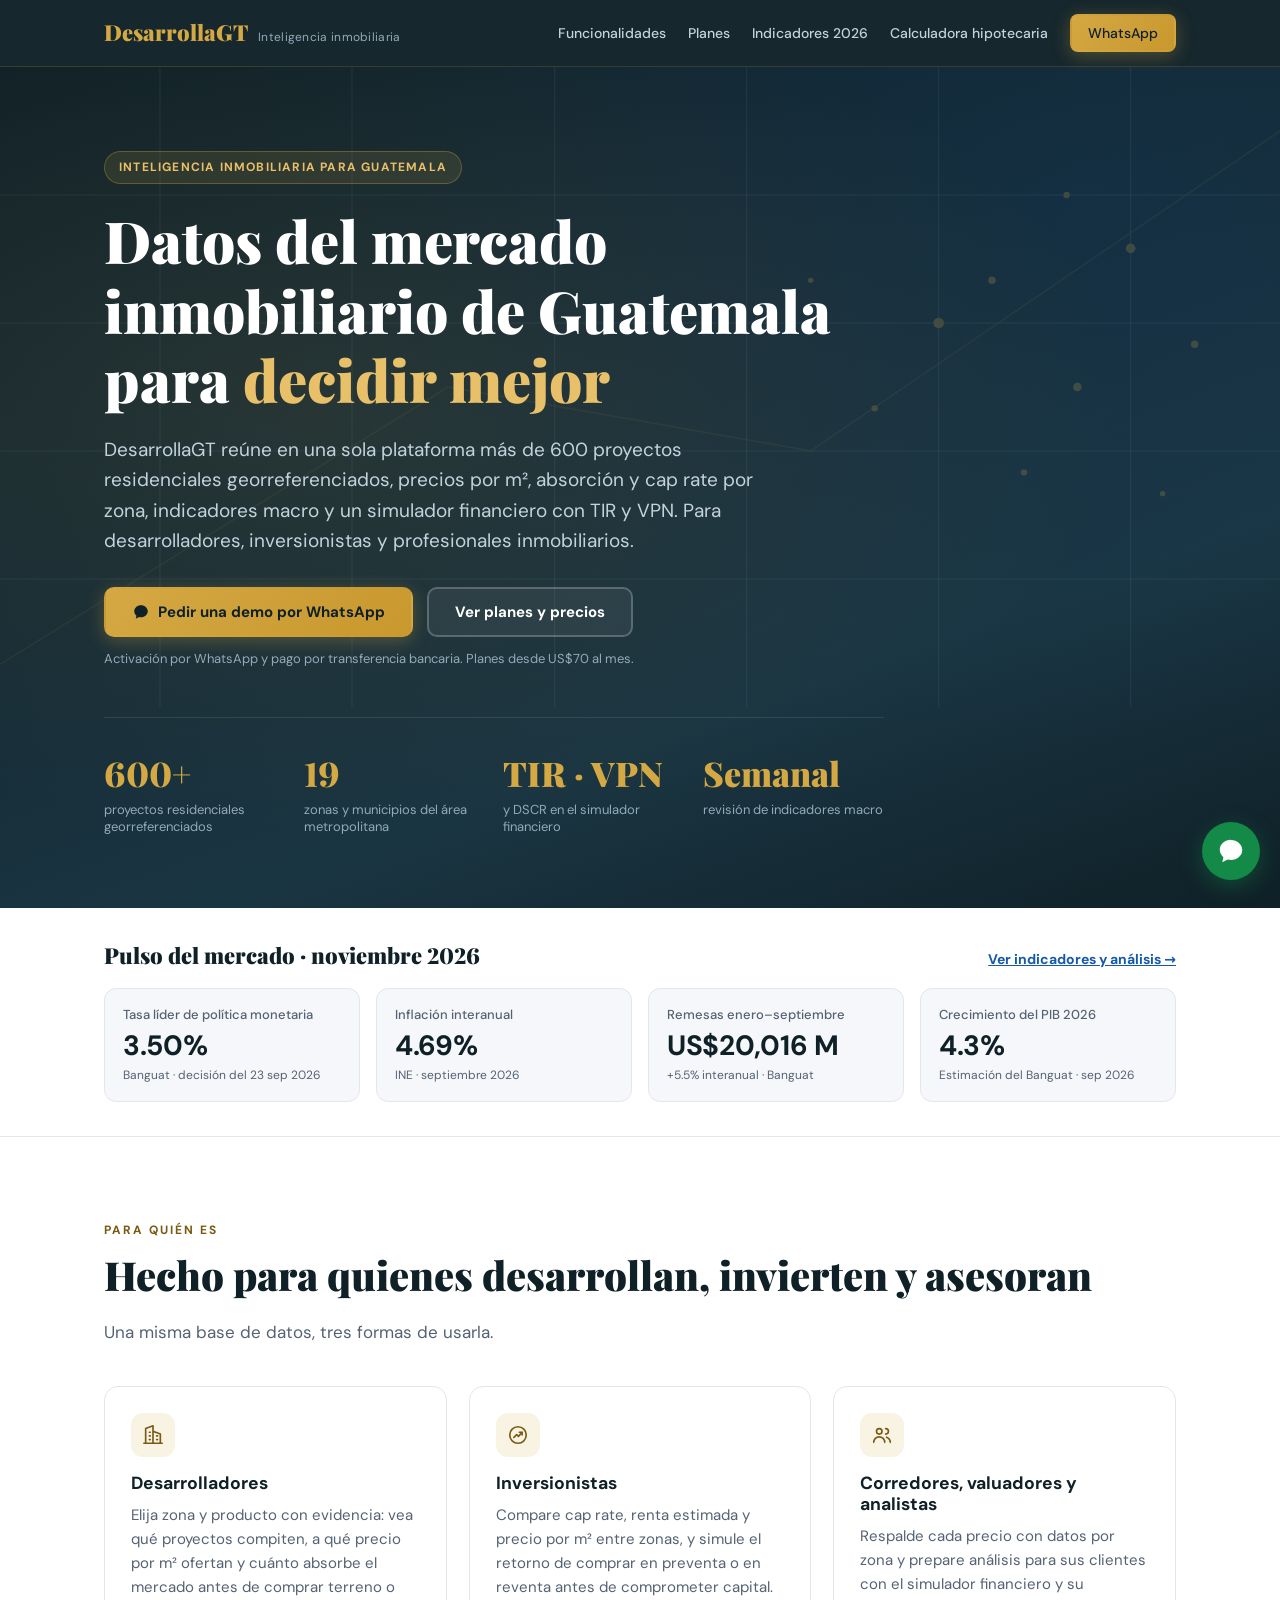
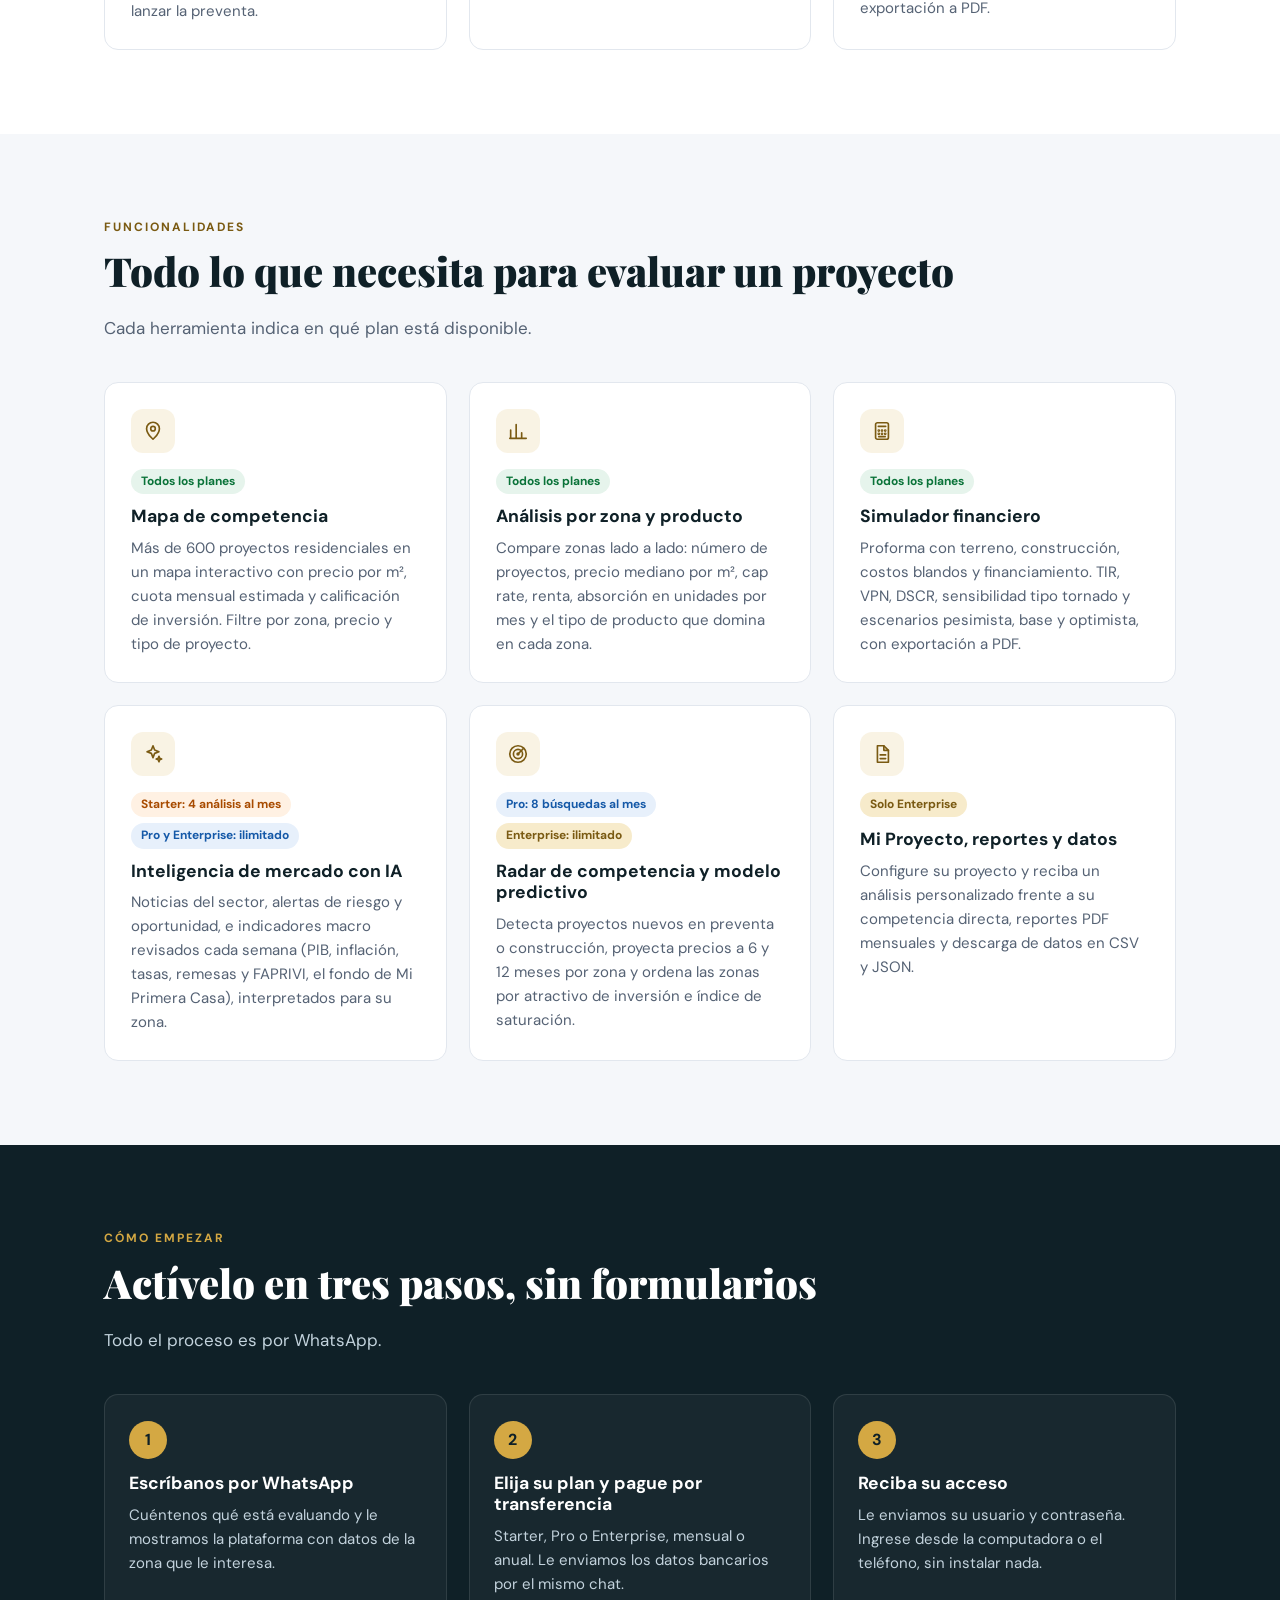
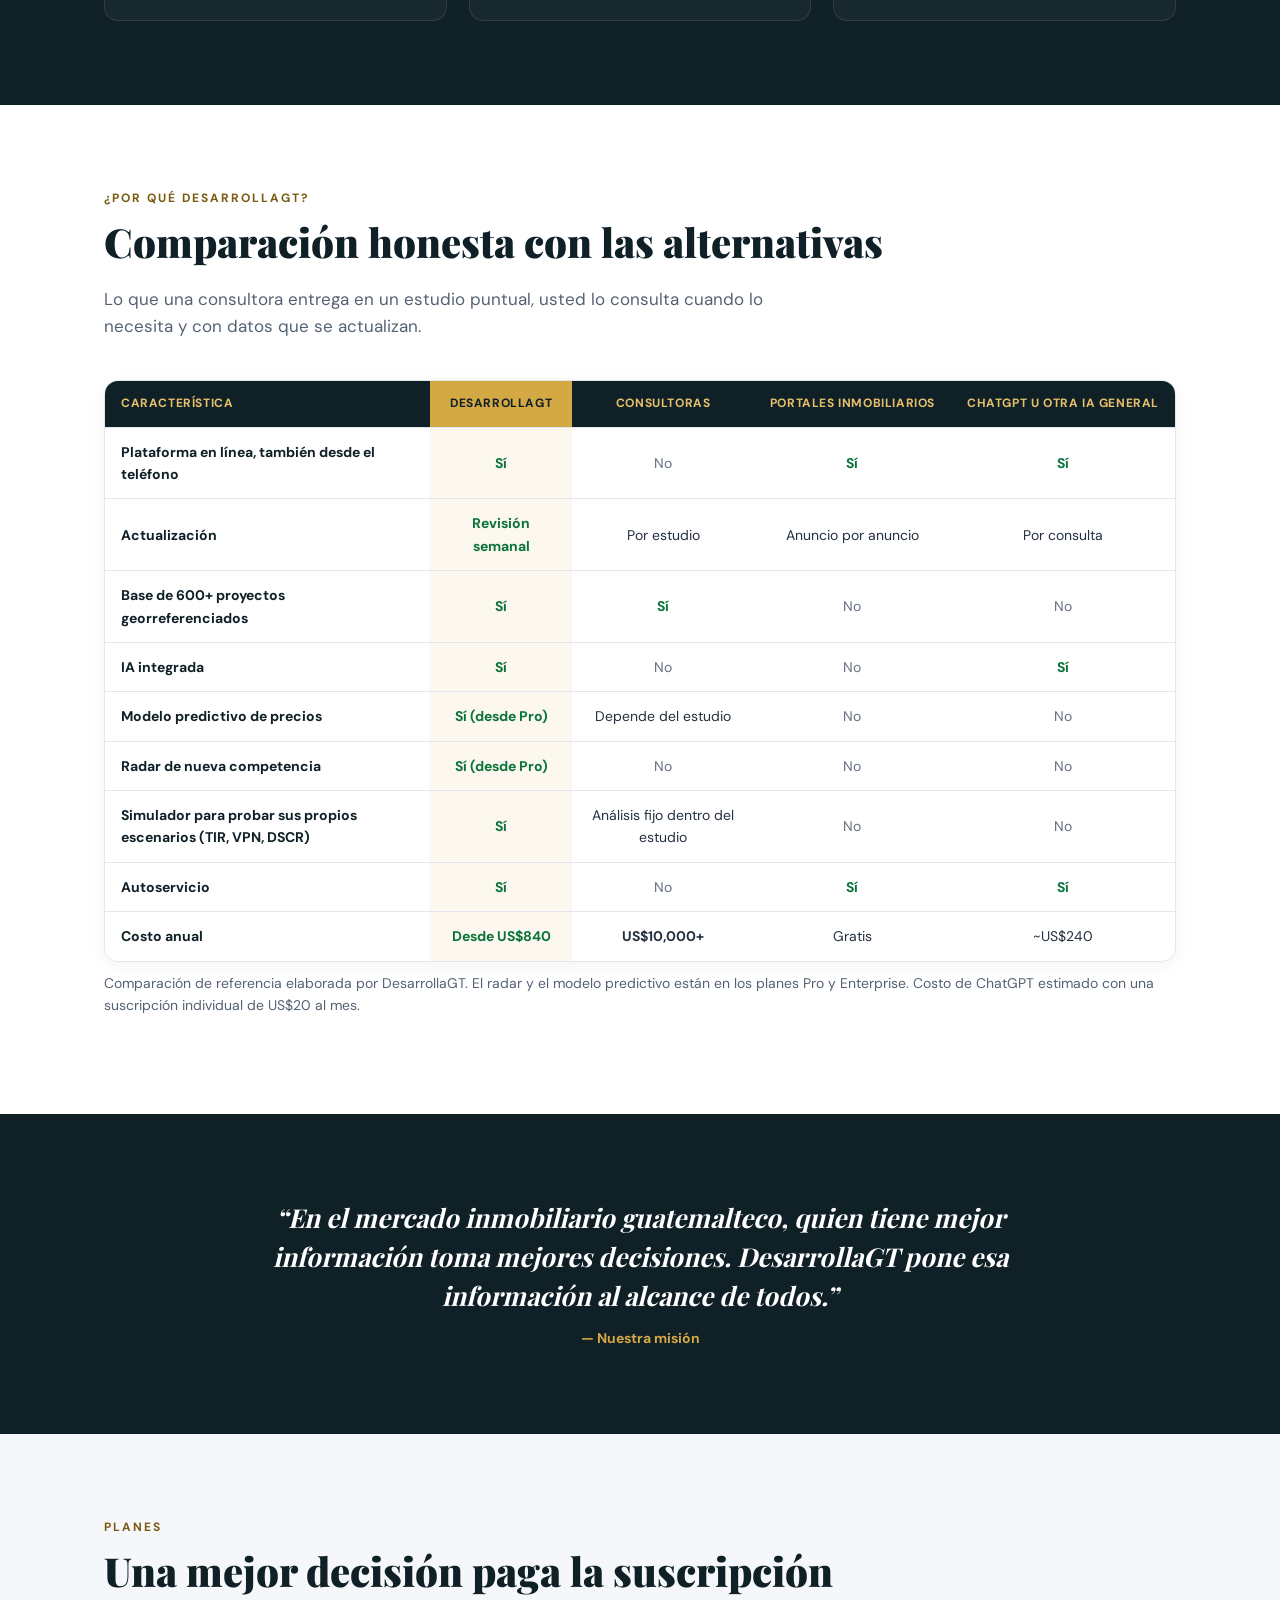
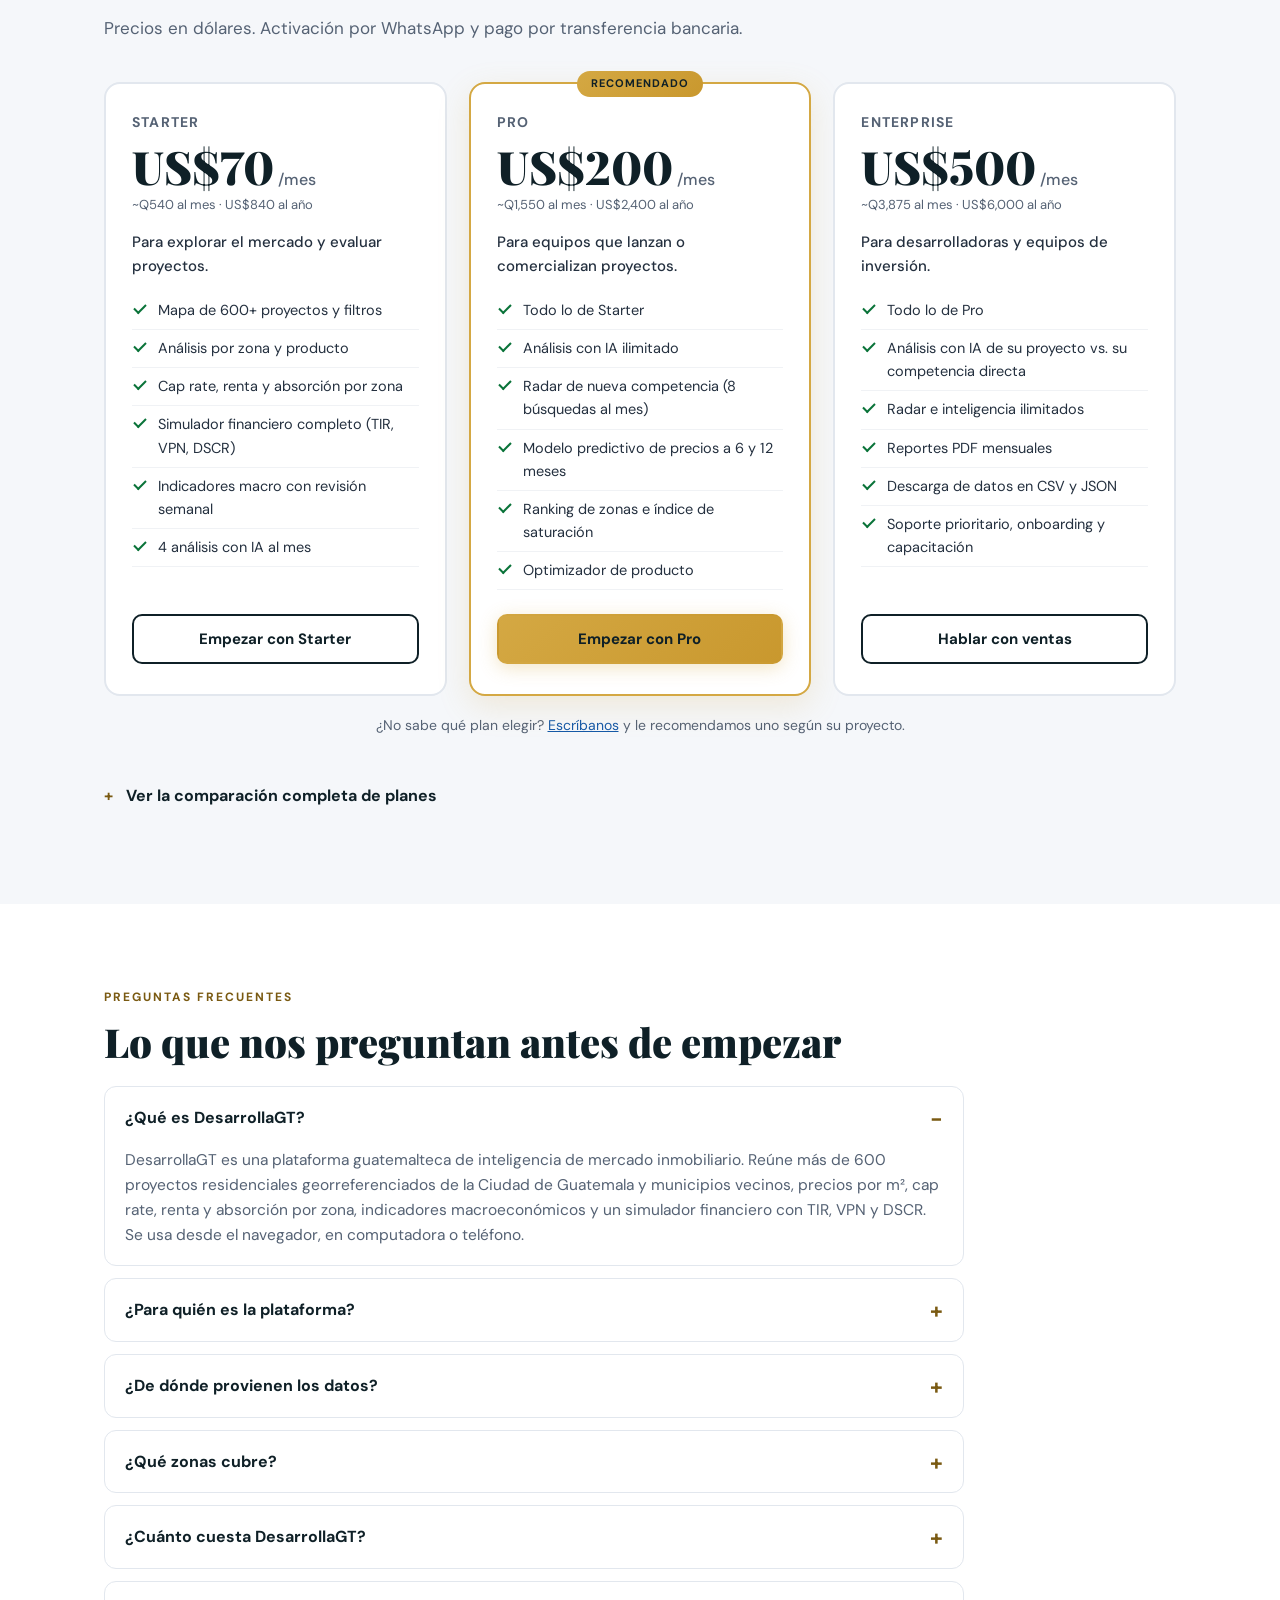
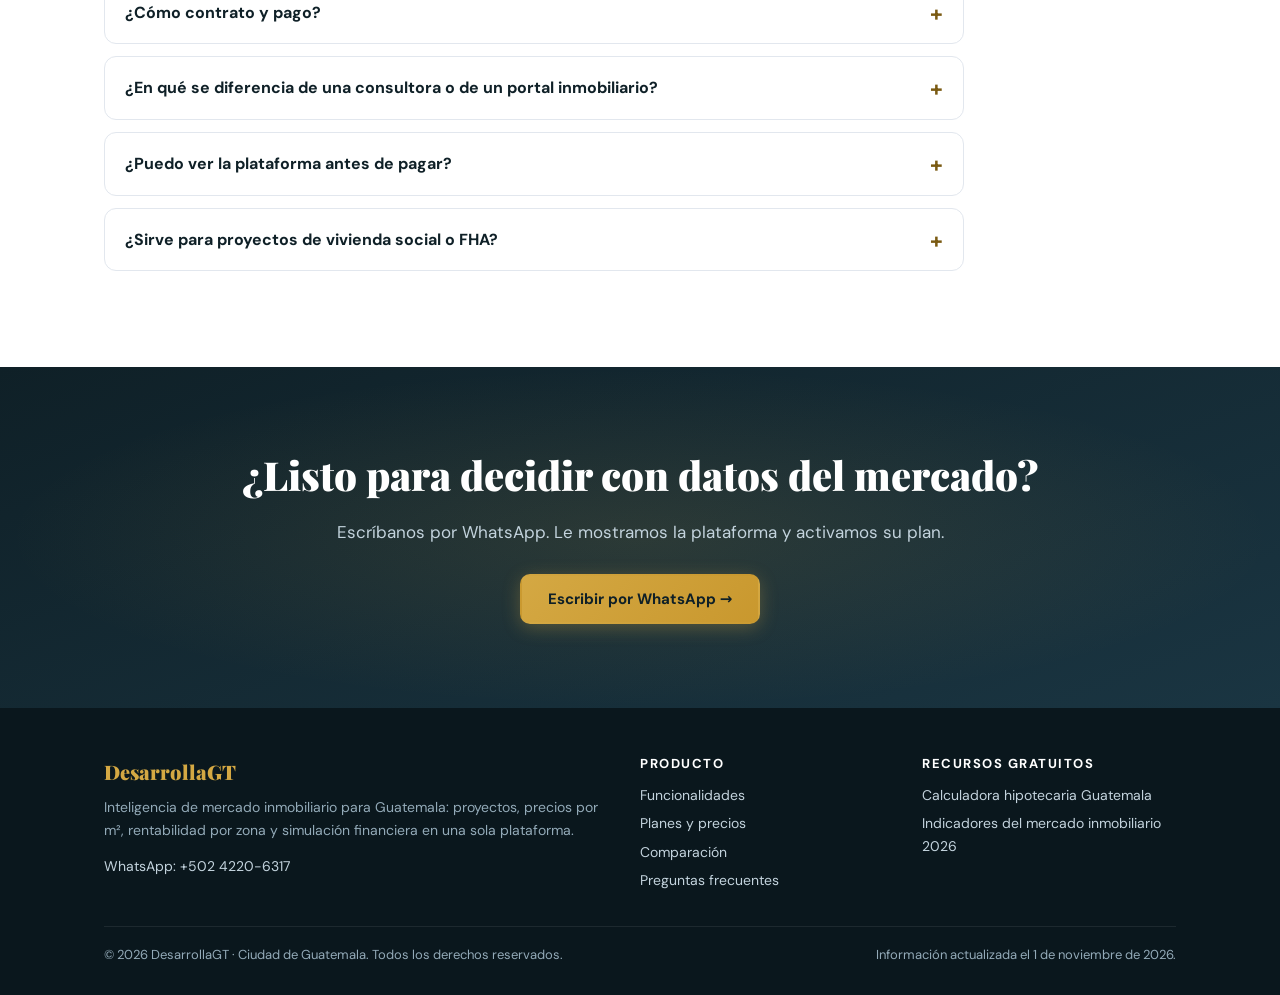
<file: index.html>
<!DOCTYPE html>
<html lang="es-GT">
<head>
  <meta charset="UTF-8">
  <meta name="viewport" content="width=device-width, initial-scale=1">
  <title>DesarrollaGT — Estudio de mercado inmobiliario en Guatemala</title>
  <meta name="description" content="Mapa de 600+ proyectos, precio por m² por zona, absorción, cap rate y simulador TIR/VPN para desarrollar e invertir en Guatemala. Desde US$70/mes.">
  <link rel="canonical" href="https://sm2002-ai.github.io/desarrollagt/">
  <meta name="robots" content="index, follow, max-image-preview:large, max-snippet:-1">
  <meta name="theme-color" content="#0F2027">
  <meta name="author" content="DesarrollaGT">

  <meta property="og:type" content="website">
  <meta property="og:locale" content="es_GT">
  <meta property="og:site_name" content="DesarrollaGT">
  <meta property="og:title" content="DesarrollaGT — Estudio de mercado inmobiliario en Guatemala">
  <meta property="og:description" content="600+ proyectos georreferenciados, precio por m², absorción y cap rate por zona, y simulador financiero con TIR y VPN. Planes desde US$70 al mes.">
  <meta property="og:url" content="https://sm2002-ai.github.io/desarrollagt/">
  <meta property="og:image" content="https://sm2002-ai.github.io/desarrollagt/assets/og-desarrollagt.jpg">
  <meta property="og:image:width" content="1200">
  <meta property="og:image:height" content="630">
  <meta property="og:image:alt" content="DesarrollaGT: inteligencia de mercado inmobiliario para Guatemala">
  <meta name="twitter:card" content="summary_large_image">
  <meta name="twitter:title" content="DesarrollaGT — Estudio de mercado inmobiliario en Guatemala">
  <meta name="twitter:description" content="600+ proyectos, precio por m² por zona, absorción, cap rate y simulador TIR/VPN. Desde US$70/mes.">
  <meta name="twitter:image" content="https://sm2002-ai.github.io/desarrollagt/assets/og-desarrollagt.jpg">

  <link rel="icon" href="assets/favicon.svg" type="image/svg+xml">
  <link rel="icon" href="assets/favicon-32.png" sizes="32x32" type="image/png">
  <link rel="apple-touch-icon" href="assets/apple-touch-icon.png">
  <link rel="preload" href="assets/fuentes/dm-sans-latin-400-normal.woff2" as="font" type="font/woff2" crossorigin>
  <link rel="preload" href="assets/fuentes/playfair-display-latin-900-normal.woff2" as="font" type="font/woff2" crossorigin>
  <link rel="stylesheet" href="assets/sitio.css">

  <script type="application/ld+json">
  {
    "@context": "https://schema.org",
    "@graph": [
      {
        "@type": "Organization",
        "@id": "https://sm2002-ai.github.io/desarrollagt/#organizacion",
        "name": "DesarrollaGT",
        "url": "https://sm2002-ai.github.io/desarrollagt/",
        "logo": {
          "@type": "ImageObject",
          "url": "https://sm2002-ai.github.io/desarrollagt/assets/logo-512.png",
          "width": 512,
          "height": 512
        },
        "description": "Plataforma guatemalteca de inteligencia de mercado inmobiliario para desarrolladores, inversionistas y profesionales inmobiliarios.",
        "address": {
          "@type": "PostalAddress",
          "addressLocality": "Ciudad de Guatemala",
          "addressCountry": "GT"
        },
        "areaServed": { "@type": "Country", "name": "Guatemala" },
        "contactPoint": {
          "@type": "ContactPoint",
          "contactType": "sales",
          "telephone": "+502-4220-6317",
          "url": "https://wa.me/50242206317",
          "availableLanguage": ["es"],
          "areaServed": "GT"
        }
      },
      {
        "@type": "WebSite",
        "@id": "https://sm2002-ai.github.io/desarrollagt/#sitio",
        "url": "https://sm2002-ai.github.io/desarrollagt/",
        "name": "DesarrollaGT",
        "inLanguage": "es-GT",
        "publisher": { "@id": "https://sm2002-ai.github.io/desarrollagt/#organizacion" }
      },
      {
        "@type": "WebPage",
        "@id": "https://sm2002-ai.github.io/desarrollagt/#pagina",
        "url": "https://sm2002-ai.github.io/desarrollagt/",
        "name": "DesarrollaGT — Estudio de mercado inmobiliario en Guatemala",
        "description": "Mapa de 600+ proyectos, precio por m² por zona, absorción, cap rate y simulador TIR/VPN para desarrollar e invertir en Guatemala.",
        "inLanguage": "es-GT",
        "isPartOf": { "@id": "https://sm2002-ai.github.io/desarrollagt/#sitio" },
        "about": { "@id": "https://sm2002-ai.github.io/desarrollagt/#plataforma" },
        "primaryImageOfPage": "https://sm2002-ai.github.io/desarrollagt/assets/og-desarrollagt.jpg",
        "dateModified": "2026-11-01"
      },
      {
        "@type": "SoftwareApplication",
        "@id": "https://sm2002-ai.github.io/desarrollagt/#plataforma",
        "name": "DesarrollaGT",
        "applicationCategory": "BusinessApplication",
        "applicationSubCategory": "Inteligencia de mercado inmobiliario",
        "operatingSystem": "Web (computadora y teléfono)",
        "inLanguage": "es",
        "url": "https://sm2002-ai.github.io/desarrollagt/",
        "description": "Plataforma con más de 600 proyectos residenciales georreferenciados de la Ciudad de Guatemala y municipios vecinos, precio por m², cap rate, renta y absorción por zona, indicadores macroeconómicos, análisis con IA y simulador financiero con TIR, VPN y DSCR.",
        "featureList": [
          "Mapa de competencia con más de 600 proyectos residenciales",
          "Análisis por zona y producto: precio mediano por m², cap rate, renta y absorción",
          "Simulador financiero con TIR, VPN, DSCR, sensibilidad y escenarios",
          "Análisis de mercado con IA e indicadores macro revisados cada semana",
          "Radar de nueva competencia y modelo predictivo de precios a 6 y 12 meses",
          "Análisis de proyecto propio, reportes PDF mensuales y descarga de datos en CSV/JSON"
        ],
        "areaServed": { "@type": "Country", "name": "Guatemala" },
        "provider": { "@id": "https://sm2002-ai.github.io/desarrollagt/#organizacion" },
        "offers": [
          {
            "@type": "Offer",
            "name": "Plan Starter",
            "price": "70",
            "priceCurrency": "USD",
            "priceSpecification": { "@type": "UnitPriceSpecification", "price": "70", "priceCurrency": "USD", "billingDuration": "P1M", "unitText": "mes" },
            "url": "https://sm2002-ai.github.io/desarrollagt/#planes",
            "availability": "https://schema.org/InStock"
          },
          {
            "@type": "Offer",
            "name": "Plan Pro",
            "price": "200",
            "priceCurrency": "USD",
            "priceSpecification": { "@type": "UnitPriceSpecification", "price": "200", "priceCurrency": "USD", "billingDuration": "P1M", "unitText": "mes" },
            "url": "https://sm2002-ai.github.io/desarrollagt/#planes",
            "availability": "https://schema.org/InStock"
          },
          {
            "@type": "Offer",
            "name": "Plan Enterprise",
            "price": "500",
            "priceCurrency": "USD",
            "priceSpecification": { "@type": "UnitPriceSpecification", "price": "500", "priceCurrency": "USD", "billingDuration": "P1M", "unitText": "mes" },
            "url": "https://sm2002-ai.github.io/desarrollagt/#planes",
            "availability": "https://schema.org/InStock"
          }
        ]
      },
      {
        "@type": "FAQPage",
        "@id": "https://sm2002-ai.github.io/desarrollagt/#preguntas",
        "mainEntity": [
          {
            "@type": "Question",
            "name": "¿Qué es DesarrollaGT?",
            "acceptedAnswer": { "@type": "Answer", "text": "DesarrollaGT es una plataforma guatemalteca de inteligencia de mercado inmobiliario. Reúne más de 600 proyectos residenciales georreferenciados de la Ciudad de Guatemala y municipios vecinos, precios por m², cap rate, renta y absorción por zona, indicadores macroeconómicos y un simulador financiero con TIR, VPN y DSCR. Se usa desde el navegador, en computadora o teléfono." }
          },
          {
            "@type": "Question",
            "name": "¿Para quién es la plataforma?",
            "acceptedAnswer": { "@type": "Answer", "text": "Para desarrolladores que evalúan terrenos y productos, inversionistas que comparan zonas y rentabilidad, y profesionales como corredores, valuadores y analistas que necesitan respaldar precios con datos." }
          },
          {
            "@type": "Question",
            "name": "¿De dónde provienen los datos?",
            "acceptedAnswer": { "@type": "Answer", "text": "Combinamos la ubicación de proyectos residenciales (Google Maps), anuncios de portales inmobiliarios de Guatemala, la Encuesta Nacional de Empleo e Ingresos del INE (2025), estadísticas del Banco de Guatemala y programas de vivienda del FHA y el CHN. Los precios son precios de oferta publicados y rangos de referencia por zona, no precios de cierre registrados." }
          },
          {
            "@type": "Question",
            "name": "¿Qué zonas cubre?",
            "acceptedAnswer": { "@type": "Answer", "text": "Las zonas 2, 3, 4, 5, 6, 8, 9, 10, 11, 12, 13, 14, 15 y 16 de la Ciudad de Guatemala y los municipios de Mixco, Villa Nueva, San José Pinula, Santa Catarina Pinula y Fraijanes, incluida el área de Carretera a El Salvador. Seguimos ampliando la cobertura." }
          },
          {
            "@type": "Question",
            "name": "¿Cuánto cuesta DesarrollaGT?",
            "acceptedAnswer": { "@type": "Answer", "text": "Starter cuesta US$70 al mes (US$840 al año), Pro US$200 al mes (US$2,400 al año) y Enterprise US$500 al mes (US$6,000 al año). Todos incluyen el mapa de competencia, el análisis por zona y el simulador financiero; Pro agrega el radar de competencia y el modelo predictivo, y Enterprise el análisis de su propio proyecto, reportes PDF mensuales y descarga de datos." }
          },
          {
            "@type": "Question",
            "name": "¿Cómo contrato y pago?",
            "acceptedAnswer": { "@type": "Answer", "text": "Escríbanos por WhatsApp al +502 4220-6317, elija su plan y pague por transferencia bancaria. Al confirmar el pago le enviamos su usuario y contraseña." }
          },
          {
            "@type": "Question",
            "name": "¿En qué se diferencia de una consultora o de un portal inmobiliario?",
            "acceptedAnswer": { "@type": "Answer", "text": "Una consultora entrega un estudio a la medida en un momento dado, normalmente por más de US$10,000. Un portal muestra anuncios uno por uno. DesarrollaGT consolida la oferta de proyectos por zona, la cruza con indicadores y le permite simular su proyecto cuando lo necesite, desde US$70 al mes." }
          },
          {
            "@type": "Question",
            "name": "¿Puedo ver la plataforma antes de pagar?",
            "acceptedAnswer": { "@type": "Answer", "text": "Sí. Escríbanos por WhatsApp y le mostramos cómo funciona con datos de la zona que le interesa." }
          },
          {
            "@type": "Question",
            "name": "¿Sirve para proyectos de vivienda social o FHA?",
            "acceptedAnswer": { "@type": "Answer", "text": "Sí. Cada proyecto del mapa muestra una cuota mensual estimada, y para calcular la cuota con las condiciones de Mi Primera Casa (FHA y CHN: 5% a 5.5% anual, hasta 40 años) puede usar nuestra calculadora hipotecaria gratuita." }
          }
        ]
      }
    ]
  }
  </script>
</head>
<body>
<a class="skip" href="#contenido">Saltar al contenido</a>

<header class="site-header">
  <nav class="container nav" aria-label="Principal">
    <a class="brand" href="./" aria-label="DesarrollaGT, inicio">
      <span class="brand-name">DesarrollaGT</span>
      <span class="brand-tag">Inteligencia inmobiliaria</span>
    </a>
    <button class="nav-toggle" type="button" aria-expanded="false" aria-controls="menu">Menú</button>
    <ul class="nav-links" id="menu">
      <li><a href="#funcionalidades">Funcionalidades</a></li>
      <li><a href="#planes">Planes</a></li>
      <li><a href="mercado-inmobiliario-guatemala/">Indicadores 2026</a></li>
      <li><a href="calculadora-hipotecaria/">Calculadora hipotecaria</a></li>
      <li><a class="btn btn-gold btn-sm" data-origen="nav" href="https://wa.me/50242206317?text=Hola%20DesarrollaGT%2C%20quiero%20informaci%C3%B3n%20sobre%20los%20planes." target="_blank" rel="noopener">WhatsApp</a></li>
    </ul>
  </nav>
</header>

<main id="contenido">

<section class="hero" aria-labelledby="titulo-principal">
  <svg class="hero-grid" aria-hidden="true" focusable="false" viewBox="0 0 1200 600" preserveAspectRatio="xMidYMid slice">
    <g stroke="#7FA3B6" stroke-width="1" fill="none" opacity=".55">
      <path d="M0 120H1200M0 240H1200M0 360H1200M0 480H1200M150 0V600M330 0V600M520 0V600M700 0V600M880 0V600M1060 0V600"/>
      <path d="M0 560L420 300L760 360L1200 60" stroke="#D4A843" stroke-width="1.5" opacity=".6"/>
    </g>
    <g fill="#D4A843">
      <circle cx="880" cy="240" r="5"/><circle cx="930" cy="200" r="3.5"/><circle cx="1010" cy="300" r="4"/><circle cx="960" cy="380" r="3"/>
      <circle cx="1060" cy="170" r="4.5"/><circle cx="820" cy="320" r="3"/><circle cx="1120" cy="260" r="3.5"/><circle cx="1000" cy="120" r="3"/>
      <circle cx="760" cy="200" r="2.5"/><circle cx="1090" cy="400" r="2.5"/>
    </g>
  </svg>
  <div class="container">
    <div class="hero-inner">
      <p class="badge">Inteligencia inmobiliaria para Guatemala</p>
      <h1 id="titulo-principal">Datos del mercado inmobiliario de Guatemala para <em>decidir mejor</em></h1>
      <p class="lead">DesarrollaGT reúne en una sola plataforma más de 600 proyectos residenciales georreferenciados, precios por m², absorción y cap rate por zona, indicadores macro y un simulador financiero con TIR y VPN. Para desarrolladores, inversionistas y profesionales inmobiliarios.</p>
      <div class="hero-ctas">
        <a class="btn btn-gold" data-origen="hero" href="https://wa.me/50242206317?text=Hola%20DesarrollaGT%2C%20quiero%20ver%20una%20demo%20de%20la%20plataforma." target="_blank" rel="noopener">
          <svg viewBox="0 0 24 24" fill="currentColor" aria-hidden="true"><path d="M12 3C7 3 3 6.6 3 11c0 2.3 1.1 4.4 2.9 5.9L5 21l4.4-2.2c.8.2 1.7.3 2.6.3 5 0 9-3.6 9-8s-4-8-9-8z"/></svg>
          Pedir una demo por WhatsApp
        </a>
        <a class="btn btn-ghost" href="#planes">Ver planes y precios</a>
      </div>
      <p class="hero-note">Activación por WhatsApp y pago por transferencia bancaria. Planes desde US$70 al mes.</p>
      <div class="stats">
        <div class="stat"><b>600+</b><span>proyectos residenciales georreferenciados</span></div>
        <div class="stat"><b>19</b><span>zonas y municipios del área metropolitana</span></div>
        <div class="stat"><b>TIR · VPN</b><span>y DSCR en el simulador financiero</span></div>
        <div class="stat"><b>Semanal</b><span>revisión de indicadores macro</span></div>
      </div>
    </div>
  </div>
</section>

<section class="pulse" aria-labelledby="titulo-pulso">
  <div class="container">
    <div class="pulse-head">
      <h2 id="titulo-pulso">Pulso del mercado · noviembre 2026</h2>
      <a href="mercado-inmobiliario-guatemala/">Ver indicadores y análisis →</a>
    </div>
    <div class="kpis">
      <div class="kpi"><div class="k-label">Tasa líder de política monetaria</div><div class="k-val">3.50%</div><div class="k-src">Banguat · decisión del 23 sep 2026</div></div>
      <div class="kpi"><div class="k-label">Inflación interanual</div><div class="k-val">4.69%</div><div class="k-src">INE · septiembre 2026</div></div>
      <div class="kpi"><div class="k-label">Remesas enero–septiembre</div><div class="k-val">US$20,016 M</div><div class="k-src">+5.5% interanual · Banguat</div></div>
      <div class="kpi"><div class="k-label">Crecimiento del PIB 2026</div><div class="k-val">4.3%</div><div class="k-src">Estimación del Banguat · sep 2026</div></div>
    </div>
  </div>
</section>

<section id="para-quien" aria-labelledby="titulo-para-quien">
  <div class="container">
    <p class="eyebrow">Para quién es</p>
    <h2 class="section-title" id="titulo-para-quien">Hecho para quienes desarrollan, invierten y asesoran</h2>
    <p class="section-sub">Una misma base de datos, tres formas de usarla.</p>
    <div class="grid-3">
      <article class="card">
        <div class="icon" aria-hidden="true"><svg viewBox="0 0 24 24" fill="none" stroke="currentColor" stroke-width="1.8" stroke-linecap="round" stroke-linejoin="round"><path d="M4 21V5l8-3v19M12 8l8 3v10M8 9h1M8 13h1M8 17h1M16 13h1M16 17h1M2 21h20"/></svg></div>
        <h3>Desarrolladores</h3>
        <p>Elija zona y producto con evidencia: vea qué proyectos compiten, a qué precio por m² ofertan y cuánto absorbe el mercado antes de comprar terreno o lanzar la preventa.</p>
      </article>
      <article class="card">
        <div class="icon" aria-hidden="true"><svg viewBox="0 0 24 24" fill="none" stroke="currentColor" stroke-width="1.8" stroke-linecap="round" stroke-linejoin="round"><circle cx="12" cy="12" r="9"/><path d="M7.5 14.5l3-3 2 2 4-4.5"/><path d="M13.5 9h3v3"/></svg></div>
        <h3>Inversionistas</h3>
        <p>Compare cap rate, renta estimada y precio por m² entre zonas, y simule el retorno de comprar en preventa o en reventa antes de comprometer capital.</p>
      </article>
      <article class="card">
        <div class="icon" aria-hidden="true"><svg viewBox="0 0 24 24" fill="none" stroke="currentColor" stroke-width="1.8" stroke-linecap="round" stroke-linejoin="round"><circle cx="9" cy="8" r="3"/><path d="M3 20c0-3.3 2.7-6 6-6s6 2.7 6 6"/><path d="M16 5a3 3 0 0 1 0 6M21 20c0-2.6-1.7-4.8-4-5.6"/></svg></div>
        <h3>Corredores, valuadores y analistas</h3>
        <p>Respalde cada precio con datos por zona y prepare análisis para sus clientes con el simulador financiero y su exportación a PDF.</p>
      </article>
    </div>
  </div>
</section>

<section id="funcionalidades" class="section-soft" aria-labelledby="titulo-funcionalidades">
  <div class="container">
    <p class="eyebrow">Funcionalidades</p>
    <h2 class="section-title" id="titulo-funcionalidades">Todo lo que necesita para evaluar un proyecto</h2>
    <p class="section-sub">Cada herramienta indica en qué plan está disponible.</p>
    <div class="grid-3">
      <article class="card">
        <div class="icon" aria-hidden="true"><svg viewBox="0 0 24 24" fill="none" stroke="currentColor" stroke-width="1.8" stroke-linecap="round" stroke-linejoin="round"><path d="M12 21s-7-6.1-7-11.5a7 7 0 0 1 14 0C19 14.9 12 21 12 21z"/><circle cx="12" cy="9.5" r="2.5"/></svg></div>
        <div class="tags"><span class="tag">Todos los planes</span></div>
        <h3>Mapa de competencia</h3>
        <p>Más de 600 proyectos residenciales en un mapa interactivo con precio por m², cuota mensual estimada y calificación de inversión. Filtre por zona, precio y tipo de proyecto.</p>
      </article>
      <article class="card">
        <div class="icon" aria-hidden="true"><svg viewBox="0 0 24 24" fill="none" stroke="currentColor" stroke-width="1.8" stroke-linecap="round" stroke-linejoin="round"><path d="M4 20V11M10 20V5M16 20v-6M21 20H3"/></svg></div>
        <div class="tags"><span class="tag">Todos los planes</span></div>
        <h3>Análisis por zona y producto</h3>
        <p>Compare zonas lado a lado: número de proyectos, precio mediano por m², cap rate, renta, absorción en unidades por mes y el tipo de producto que domina en cada zona.</p>
      </article>
      <article class="card">
        <div class="icon" aria-hidden="true"><svg viewBox="0 0 24 24" fill="none" stroke="currentColor" stroke-width="1.8" stroke-linecap="round" stroke-linejoin="round"><rect x="5" y="3" width="14" height="18" rx="2"/><path d="M8 7h8"/><circle cx="8.5" cy="11.5" r=".6"/><circle cx="12" cy="11.5" r=".6"/><circle cx="15.5" cy="11.5" r=".6"/><circle cx="8.5" cy="15" r=".6"/><circle cx="12" cy="15" r=".6"/><circle cx="15.5" cy="15" r=".6"/><path d="M8.5 18.2h7"/></svg></div>
        <div class="tags"><span class="tag">Todos los planes</span></div>
        <h3>Simulador financiero</h3>
        <p>Proforma con terreno, construcción, costos blandos y financiamiento. TIR, VPN, DSCR, sensibilidad tipo tornado y escenarios pesimista, base y optimista, con exportación a PDF.</p>
      </article>
      <article class="card">
        <div class="icon" aria-hidden="true"><svg viewBox="0 0 24 24" fill="none" stroke="currentColor" stroke-width="1.8" stroke-linecap="round" stroke-linejoin="round"><path d="M12 3l1.8 4.7 4.7 1.8-4.7 1.8L12 16l-1.8-4.7-4.7-1.8 4.7-1.8z"/><path d="M18.5 14.5l.8 2.2 2.2.8-2.2.8-.8 2.2-.8-2.2-2.2-.8 2.2-.8z"/></svg></div>
        <div class="tags"><span class="tag lim">Starter: 4 análisis al mes</span><span class="tag pro">Pro y Enterprise: ilimitado</span></div>
        <h3>Inteligencia de mercado con IA</h3>
        <p>Noticias del sector, alertas de riesgo y oportunidad, e indicadores macro revisados cada semana (PIB, inflación, tasas, remesas y FAPRIVI, el fondo de Mi Primera Casa), interpretados para su zona.</p>
      </article>
      <article class="card">
        <div class="icon" aria-hidden="true"><svg viewBox="0 0 24 24" fill="none" stroke="currentColor" stroke-width="1.8" stroke-linecap="round" stroke-linejoin="round"><circle cx="12" cy="12" r="9"/><circle cx="12" cy="12" r="5"/><path d="M12 12l5.5-5.5"/><circle cx="12" cy="12" r="1"/></svg></div>
        <div class="tags"><span class="tag pro">Pro: 8 búsquedas al mes</span><span class="tag ent">Enterprise: ilimitado</span></div>
        <h3>Radar de competencia y modelo predictivo</h3>
        <p>Detecta proyectos nuevos en preventa o construcción, proyecta precios a 6 y 12 meses por zona y ordena las zonas por atractivo de inversión e índice de saturación.</p>
      </article>
      <article class="card">
        <div class="icon" aria-hidden="true"><svg viewBox="0 0 24 24" fill="none" stroke="currentColor" stroke-width="1.8" stroke-linecap="round" stroke-linejoin="round"><path d="M7 3h7l5 5v13H7z"/><path d="M14 3v5h5M10 13h6M10 17h6"/></svg></div>
        <div class="tags"><span class="tag ent">Solo Enterprise</span></div>
        <h3>Mi Proyecto, reportes y datos</h3>
        <p>Configure su proyecto y reciba un análisis personalizado frente a su competencia directa, reportes PDF mensuales y descarga de datos en CSV y JSON.</p>
      </article>
    </div>
  </div>
</section>

<section id="como-funciona" class="section-dark" aria-labelledby="titulo-como">
  <div class="container">
    <p class="eyebrow">Cómo empezar</p>
    <h2 class="section-title" id="titulo-como">Actívelo en tres pasos, sin formularios</h2>
    <p class="section-sub">Todo el proceso es por WhatsApp.</p>
    <ol class="steps">
      <li><h3>Escríbanos por WhatsApp</h3><p>Cuéntenos qué está evaluando y le mostramos la plataforma con datos de la zona que le interesa.</p></li>
      <li><h3>Elija su plan y pague por transferencia</h3><p>Starter, Pro o Enterprise, mensual o anual. Le enviamos los datos bancarios por el mismo chat.</p></li>
      <li><h3>Reciba su acceso</h3><p>Le enviamos su usuario y contraseña. Ingrese desde la computadora o el teléfono, sin instalar nada.</p></li>
    </ol>
  </div>
</section>

<section id="comparacion" aria-labelledby="titulo-comparacion">
  <div class="container">
    <p class="eyebrow">¿Por qué DesarrollaGT?</p>
    <h2 class="section-title" id="titulo-comparacion">Comparación honesta con las alternativas</h2>
    <p class="section-sub">Lo que una consultora entrega en un estudio puntual, usted lo consulta cuando lo necesita y con datos que se actualizan.</p>
    <p class="scroll-hint" aria-hidden="true">Deslice la tabla hacia los lados para ver todas las columnas →</p>
    <div class="table-wrap">
      <table class="tabla-ancha" aria-describedby="nota-comparacion">
        <thead>
          <tr><th scope="col" class="left">Característica</th><th scope="col" class="col-dgt">DesarrollaGT</th><th scope="col">Consultoras</th><th scope="col">Portales inmobiliarios</th><th scope="col">ChatGPT u otra IA general</th></tr>
        </thead>
        <tbody>
          <tr><th scope="row">Plataforma en línea, también desde el teléfono</th><td class="si col-dgt">Sí</td><td class="no">No</td><td class="si">Sí</td><td class="si">Sí</td></tr>
          <tr><th scope="row">Actualización</th><td class="si col-dgt">Revisión semanal</td><td>Por estudio</td><td>Anuncio por anuncio</td><td>Por consulta</td></tr>
          <tr><th scope="row">Base de 600+ proyectos georreferenciados</th><td class="si col-dgt">Sí</td><td class="si">Sí</td><td class="no">No</td><td class="no">No</td></tr>
          <tr><th scope="row">IA integrada</th><td class="si col-dgt">Sí</td><td class="no">No</td><td class="no">No</td><td class="si">Sí</td></tr>
          <tr><th scope="row">Modelo predictivo de precios</th><td class="si col-dgt">Sí (desde Pro)</td><td>Depende del estudio</td><td class="no">No</td><td class="no">No</td></tr>
          <tr><th scope="row">Radar de nueva competencia</th><td class="si col-dgt">Sí (desde Pro)</td><td class="no">No</td><td class="no">No</td><td class="no">No</td></tr>
          <tr><th scope="row">Simulador para probar sus propios escenarios (TIR, VPN, DSCR)</th><td class="si col-dgt">Sí</td><td>Análisis fijo dentro del estudio</td><td class="no">No</td><td class="no">No</td></tr>
          <tr><th scope="row">Autoservicio</th><td class="si col-dgt">Sí</td><td class="no">No</td><td class="si">Sí</td><td class="si">Sí</td></tr>
          <tr><th scope="row">Costo anual</th><td class="si col-dgt num">Desde US$840</td><td class="num"><b>US$10,000+</b></td><td>Gratis</td><td class="num">~US$240</td></tr>
        </tbody>
      </table>
    </div>
    <p class="note" id="nota-comparacion">Comparación de referencia elaborada por DesarrollaGT. El radar y el modelo predictivo están en los planes Pro y Enterprise. Costo de ChatGPT estimado con una suscripción individual de US$20 al mes.</p>
  </div>
</section>

<section class="section-dark" aria-label="Misión">
  <div class="container">
    <p class="quote">“En el mercado inmobiliario guatemalteco, quien tiene mejor información toma mejores decisiones. DesarrollaGT pone esa información al alcance de todos.”</p>
    <p class="quote-by">— Nuestra misión</p>
  </div>
</section>

<section id="planes" class="section-soft" aria-labelledby="titulo-planes">
  <div class="container">
    <p class="eyebrow">Planes</p>
    <h2 class="section-title" id="titulo-planes">Una mejor decisión paga la suscripción</h2>
    <p class="section-sub">Precios en dólares. Activación por WhatsApp y pago por transferencia bancaria.</p>
    <div class="plans">
      <article class="plan">
        <h3>Starter</h3>
        <div class="price">US$70<small> /mes</small></div>
        <p class="price-alt">~Q540 al mes · US$840 al año</p>
        <p class="for">Para explorar el mercado y evaluar proyectos.</p>
        <ul class="checks">
          <li>Mapa de 600+ proyectos y filtros</li>
          <li>Análisis por zona y producto</li>
          <li>Cap rate, renta y absorción por zona</li>
          <li>Simulador financiero completo (TIR, VPN, DSCR)</li>
          <li>Indicadores macro con revisión semanal</li>
          <li>4 análisis con IA al mes</li>
        </ul>
        <a class="btn btn-outline" data-origen="plan-starter" href="https://wa.me/50242206317?text=Hola%2C%20me%20interesa%20el%20plan%20Starter%20%28US%2470%2Fmes%29%20de%20DesarrollaGT." target="_blank" rel="noopener">Empezar con Starter</a>
      </article>
      <article class="plan featured">
        <span class="ribbon">RECOMENDADO</span>
        <h3>Pro</h3>
        <div class="price">US$200<small> /mes</small></div>
        <p class="price-alt">~Q1,550 al mes · US$2,400 al año</p>
        <p class="for">Para equipos que lanzan o comercializan proyectos.</p>
        <ul class="checks">
          <li>Todo lo de Starter</li>
          <li>Análisis con IA ilimitado</li>
          <li>Radar de nueva competencia (8 búsquedas al mes)</li>
          <li>Modelo predictivo de precios a 6 y 12 meses</li>
          <li>Ranking de zonas e índice de saturación</li>
          <li>Optimizador de producto</li>
        </ul>
        <a class="btn btn-gold" data-origen="plan-pro" href="https://wa.me/50242206317?text=Hola%2C%20me%20interesa%20el%20plan%20Pro%20%28US%24200%2Fmes%29%20de%20DesarrollaGT." target="_blank" rel="noopener">Empezar con Pro</a>
      </article>
      <article class="plan">
        <h3>Enterprise</h3>
        <div class="price">US$500<small> /mes</small></div>
        <p class="price-alt">~Q3,875 al mes · US$6,000 al año</p>
        <p class="for">Para desarrolladoras y equipos de inversión.</p>
        <ul class="checks">
          <li>Todo lo de Pro</li>
          <li>Análisis con IA de su proyecto vs. su competencia directa</li>
          <li>Radar e inteligencia ilimitados</li>
          <li>Reportes PDF mensuales</li>
          <li>Descarga de datos en CSV y JSON</li>
          <li>Soporte prioritario, onboarding y capacitación</li>
        </ul>
        <a class="btn btn-outline" data-origen="plan-enterprise" href="https://wa.me/50242206317?text=Hola%2C%20me%20interesa%20el%20plan%20Enterprise%20%28US%24500%2Fmes%29%20de%20DesarrollaGT." target="_blank" rel="noopener">Hablar con ventas</a>
      </article>
    </div>
    <p class="plans-note">¿No sabe qué plan elegir? <a data-origen="recomendar-plan" href="https://wa.me/50242206317?text=Hola%20DesarrollaGT%2C%20%C2%BFqu%C3%A9%20plan%20me%20recomiendan%20para%20mi%20proyecto%3F" target="_blank" rel="noopener">Escríbanos</a> y le recomendamos uno según su proyecto.</p>

    <details class="matrix">
      <summary>Ver la comparación completa de planes</summary>
      <div class="table-wrap">
        <table class="tabla-planes" aria-label="Disponibilidad de cada función por plan">
          <thead><tr><th scope="col" class="left">Función</th><th scope="col">Starter</th><th scope="col">Pro</th><th scope="col">Enterprise</th></tr></thead>
          <tbody>
            <tr><th scope="row">Mapa de 600+ proyectos y filtros</th><td class="si">Sí</td><td class="si">Sí</td><td class="si">Sí</td></tr>
            <tr><th scope="row">Análisis por zona y producto</th><td class="si">Sí</td><td class="si">Sí</td><td class="si">Sí</td></tr>
            <tr><th scope="row">Cap rate, renta y absorción por zona</th><td class="si">Sí</td><td class="si">Sí</td><td class="si">Sí</td></tr>
            <tr><th scope="row">Simulador financiero (TIR, VPN, DSCR, sensibilidad, escenarios)</th><td class="si">Sí</td><td class="si">Sí</td><td class="si">Sí</td></tr>
            <tr><th scope="row">Indicadores macro con revisión semanal</th><td class="si">Sí</td><td class="si">Sí</td><td class="si">Sí</td></tr>
            <tr><th scope="row">Análisis de mercado con IA</th><td>4 al mes</td><td>Ilimitado</td><td>Ilimitado</td></tr>
            <tr><th scope="row">Radar de nueva competencia</th><td class="no">—</td><td>8 búsquedas al mes</td><td>Ilimitado</td></tr>
            <tr><th scope="row">Modelo predictivo de precios (6 y 12 meses)</th><td class="no">—</td><td class="si">Sí</td><td class="si">Sí</td></tr>
            <tr><th scope="row">Ranking de zonas e índice de saturación</th><td class="no">—</td><td class="si">Sí</td><td class="si">Sí</td></tr>
            <tr><th scope="row">Optimizador de producto</th><td class="no">—</td><td class="si">Sí</td><td class="si">Sí</td></tr>
            <tr><th scope="row">Análisis con IA de su proyecto y su competencia directa</th><td class="no">—</td><td class="no">—</td><td class="si">Sí</td></tr>
            <tr><th scope="row">Reportes PDF mensuales</th><td class="no">—</td><td class="no">—</td><td class="si">Sí</td></tr>
            <tr><th scope="row">Descarga de datos en CSV y JSON</th><td class="no">—</td><td class="no">—</td><td class="si">Sí</td></tr>
            <tr><th scope="row">Base de conocimiento IA</th><td class="no">—</td><td class="no">—</td><td class="si">Sí</td></tr>
            <tr><th scope="row">Soporte</th><td>WhatsApp</td><td>WhatsApp</td><td>Prioritario, onboarding y capacitación</td></tr>
          </tbody>
        </table>
      </div>
    </details>
  </div>
</section>

<section id="preguntas" aria-labelledby="titulo-preguntas">
  <div class="container">
    <p class="eyebrow">Preguntas frecuentes</p>
    <h2 class="section-title" id="titulo-preguntas">Lo que nos preguntan antes de empezar</h2>
    <div class="faq">
      <details open>
        <summary>¿Qué es DesarrollaGT?</summary>
        <div><p>DesarrollaGT es una plataforma guatemalteca de inteligencia de mercado inmobiliario. Reúne más de 600 proyectos residenciales georreferenciados de la Ciudad de Guatemala y municipios vecinos, precios por m², cap rate, renta y absorción por zona, indicadores macroeconómicos y un simulador financiero con TIR, VPN y DSCR. Se usa desde el navegador, en computadora o teléfono.</p></div>
      </details>
      <details>
        <summary>¿Para quién es la plataforma?</summary>
        <div><p>Para desarrolladores que evalúan terrenos y productos, inversionistas que comparan zonas y rentabilidad, y profesionales como corredores, valuadores y analistas que necesitan respaldar precios con datos.</p></div>
      </details>
      <details>
        <summary>¿De dónde provienen los datos?</summary>
        <div><p>Combinamos la ubicación de proyectos residenciales (Google Maps), anuncios de portales inmobiliarios de Guatemala, la Encuesta Nacional de Empleo e Ingresos del INE (2025), estadísticas del Banco de Guatemala y programas de vivienda del FHA y el CHN. Los precios son precios de oferta publicados y rangos de referencia por zona, no precios de cierre registrados.</p></div>
      </details>
      <details>
        <summary>¿Qué zonas cubre?</summary>
        <div><p>Las zonas 2, 3, 4, 5, 6, 8, 9, 10, 11, 12, 13, 14, 15 y 16 de la Ciudad de Guatemala y los municipios de Mixco, Villa Nueva, San José Pinula, Santa Catarina Pinula y Fraijanes, incluida el área de Carretera a El Salvador. Seguimos ampliando la cobertura.</p></div>
      </details>
      <details>
        <summary>¿Cuánto cuesta DesarrollaGT?</summary>
        <div><p>Starter cuesta US$70 al mes (US$840 al año), Pro US$200 al mes (US$2,400 al año) y Enterprise US$500 al mes (US$6,000 al año). Todos incluyen el mapa de competencia, el análisis por zona y el simulador financiero; Pro agrega el radar de competencia y el modelo predictivo, y Enterprise el análisis de su propio proyecto, reportes PDF mensuales y descarga de datos.</p></div>
      </details>
      <details>
        <summary>¿Cómo contrato y pago?</summary>
        <div><p>Escríbanos por WhatsApp al +502 4220-6317, elija su plan y pague por transferencia bancaria. Al confirmar el pago le enviamos su usuario y contraseña.</p></div>
      </details>
      <details>
        <summary>¿En qué se diferencia de una consultora o de un portal inmobiliario?</summary>
        <div><p>Una consultora entrega un estudio a la medida en un momento dado, normalmente por más de US$10,000. Un portal muestra anuncios uno por uno. DesarrollaGT consolida la oferta de proyectos por zona, la cruza con indicadores y le permite simular su proyecto cuando lo necesite, desde US$70 al mes.</p></div>
      </details>
      <details>
        <summary>¿Puedo ver la plataforma antes de pagar?</summary>
        <div><p>Sí. Escríbanos por WhatsApp y le mostramos cómo funciona con datos de la zona que le interesa.</p></div>
      </details>
      <details>
        <summary>¿Sirve para proyectos de vivienda social o FHA?</summary>
        <div><p>Sí. Cada proyecto del mapa muestra una cuota mensual estimada, y para calcular la cuota con las condiciones de Mi Primera Casa (FHA y CHN: 5% a 5.5% anual, hasta 40 años) puede usar nuestra <a href="calculadora-hipotecaria/">calculadora hipotecaria gratuita</a>.</p></div>
      </details>
    </div>
  </div>
</section>

<section class="cta" aria-labelledby="titulo-cta">
  <div class="container">
    <h2 id="titulo-cta">¿Listo para decidir con datos del mercado?</h2>
    <p>Escríbanos por WhatsApp. Le mostramos la plataforma y activamos su plan.</p>
    <a class="btn btn-gold" data-origen="cta-final" href="https://wa.me/50242206317?text=Hola%20DesarrollaGT%2C%20quiero%20activar%20mi%20plan." target="_blank" rel="noopener">Escribir por WhatsApp →</a>
  </div>
</section>

</main>

<footer class="site-footer">
  <div class="container">
    <div class="foot-grid">
      <div>
        <p class="foot-brand">DesarrollaGT</p>
        <p>Inteligencia de mercado inmobiliario para Guatemala: proyectos, precios por m², rentabilidad por zona y simulación financiera en una sola plataforma.</p>
        <p><a data-origen="footer" href="https://wa.me/50242206317?text=Hola%20DesarrollaGT%2C%20tengo%20una%20consulta." target="_blank" rel="noopener">WhatsApp: +502 4220-6317</a></p>
      </div>
      <div>
        <h2>Producto</h2>
        <ul>
          <li><a href="#funcionalidades">Funcionalidades</a></li>
          <li><a href="#planes">Planes y precios</a></li>
          <li><a href="#comparacion">Comparación</a></li>
          <li><a href="#preguntas">Preguntas frecuentes</a></li>
        </ul>
      </div>
      <div>
        <h2>Recursos gratuitos</h2>
        <ul>
          <li><a href="calculadora-hipotecaria/">Calculadora hipotecaria Guatemala</a></li>
          <li><a href="mercado-inmobiliario-guatemala/">Indicadores del mercado inmobiliario 2026</a></li>
        </ul>
      </div>
    </div>
    <div class="foot-bottom">
      <span>© 2026 DesarrollaGT · Ciudad de Guatemala. Todos los derechos reservados.</span>
      <span>Información actualizada el 1 de noviembre de 2026.</span>
    </div>
  </div>
</footer>

<a class="wa-float" data-origen="flotante" href="https://wa.me/50242206317?text=Hola%20DesarrollaGT%2C%20tengo%20una%20consulta." target="_blank" rel="noopener" aria-label="Escribir a DesarrollaGT por WhatsApp">
  <svg viewBox="0 0 24 24" aria-hidden="true"><path d="M12 3C7 3 3 6.6 3 11c0 2.3 1.1 4.4 2.9 5.9L5 21l4.4-2.2c.8.2 1.7.3 2.6.3 5 0 9-3.6 9-8s-4-8-9-8z"/></svg>
</a>

<script src="assets/sitio.js" defer></script>
</body>
</html>
</file>
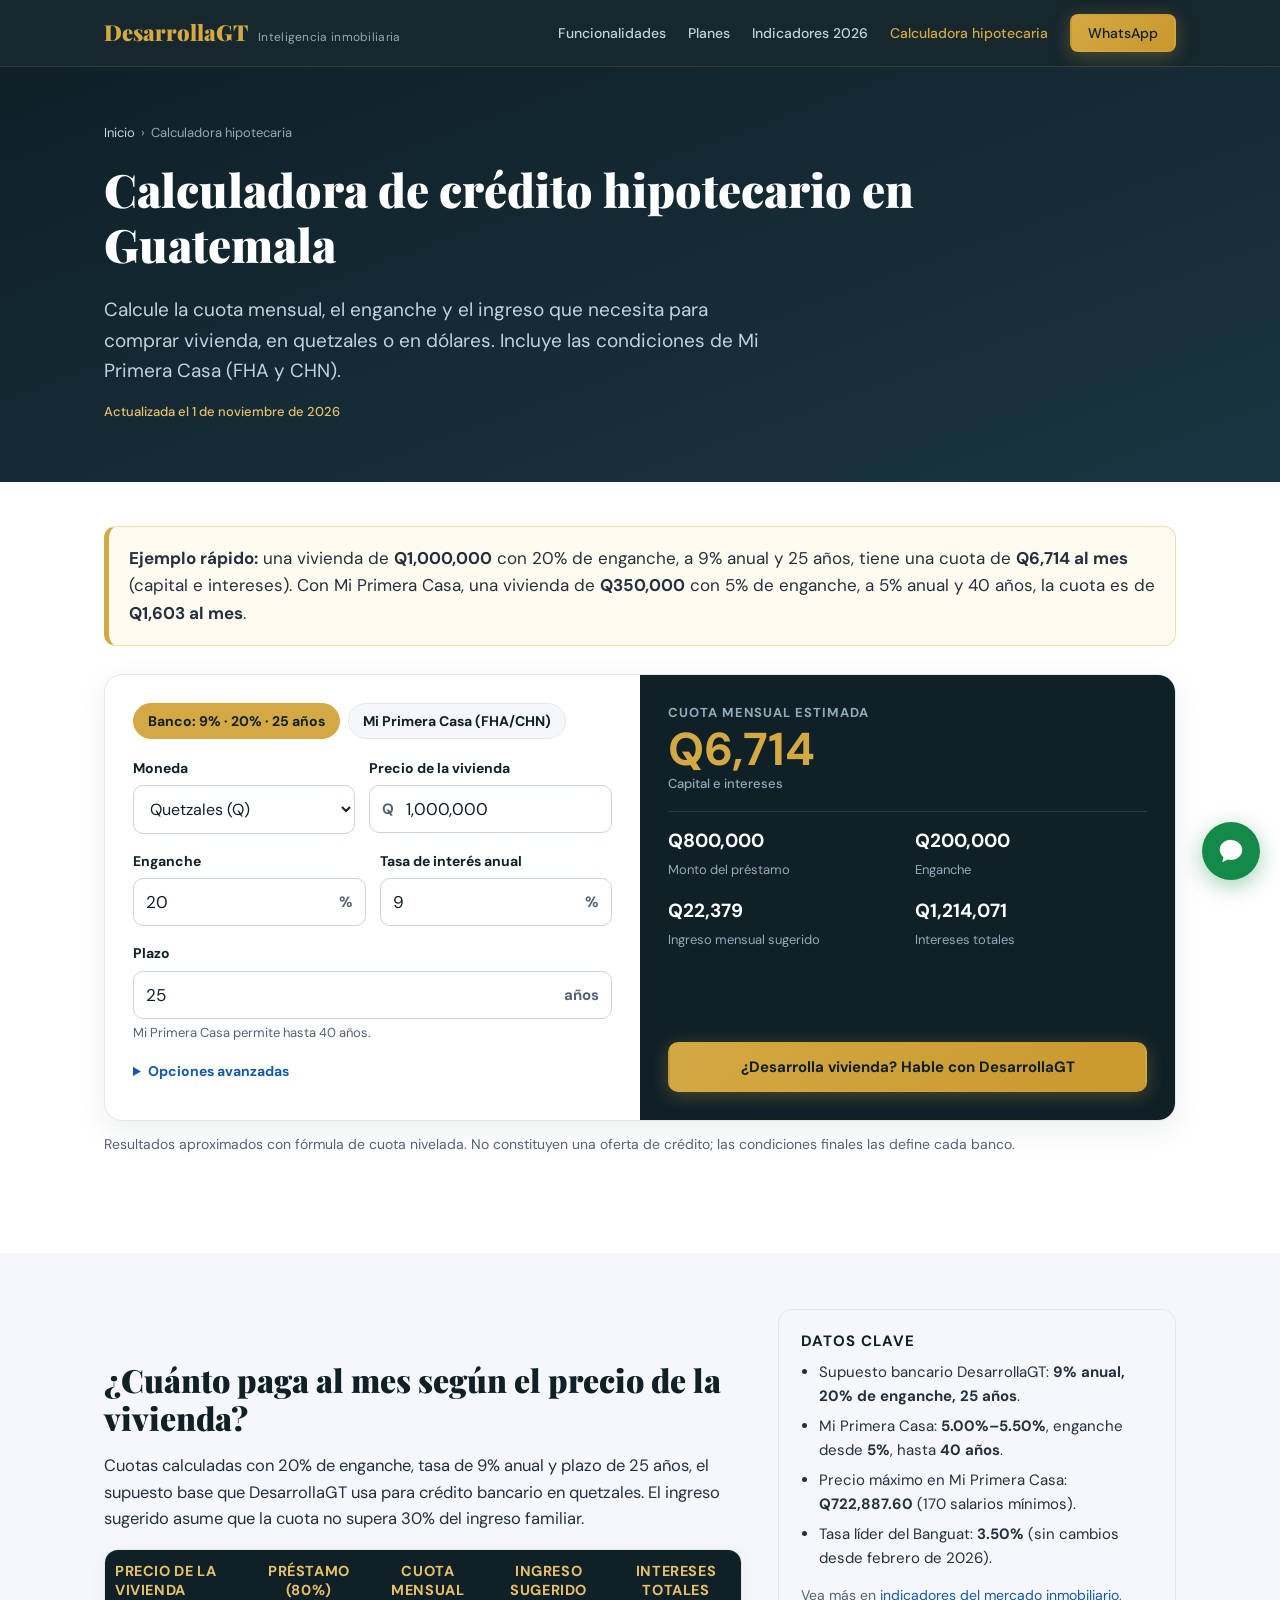
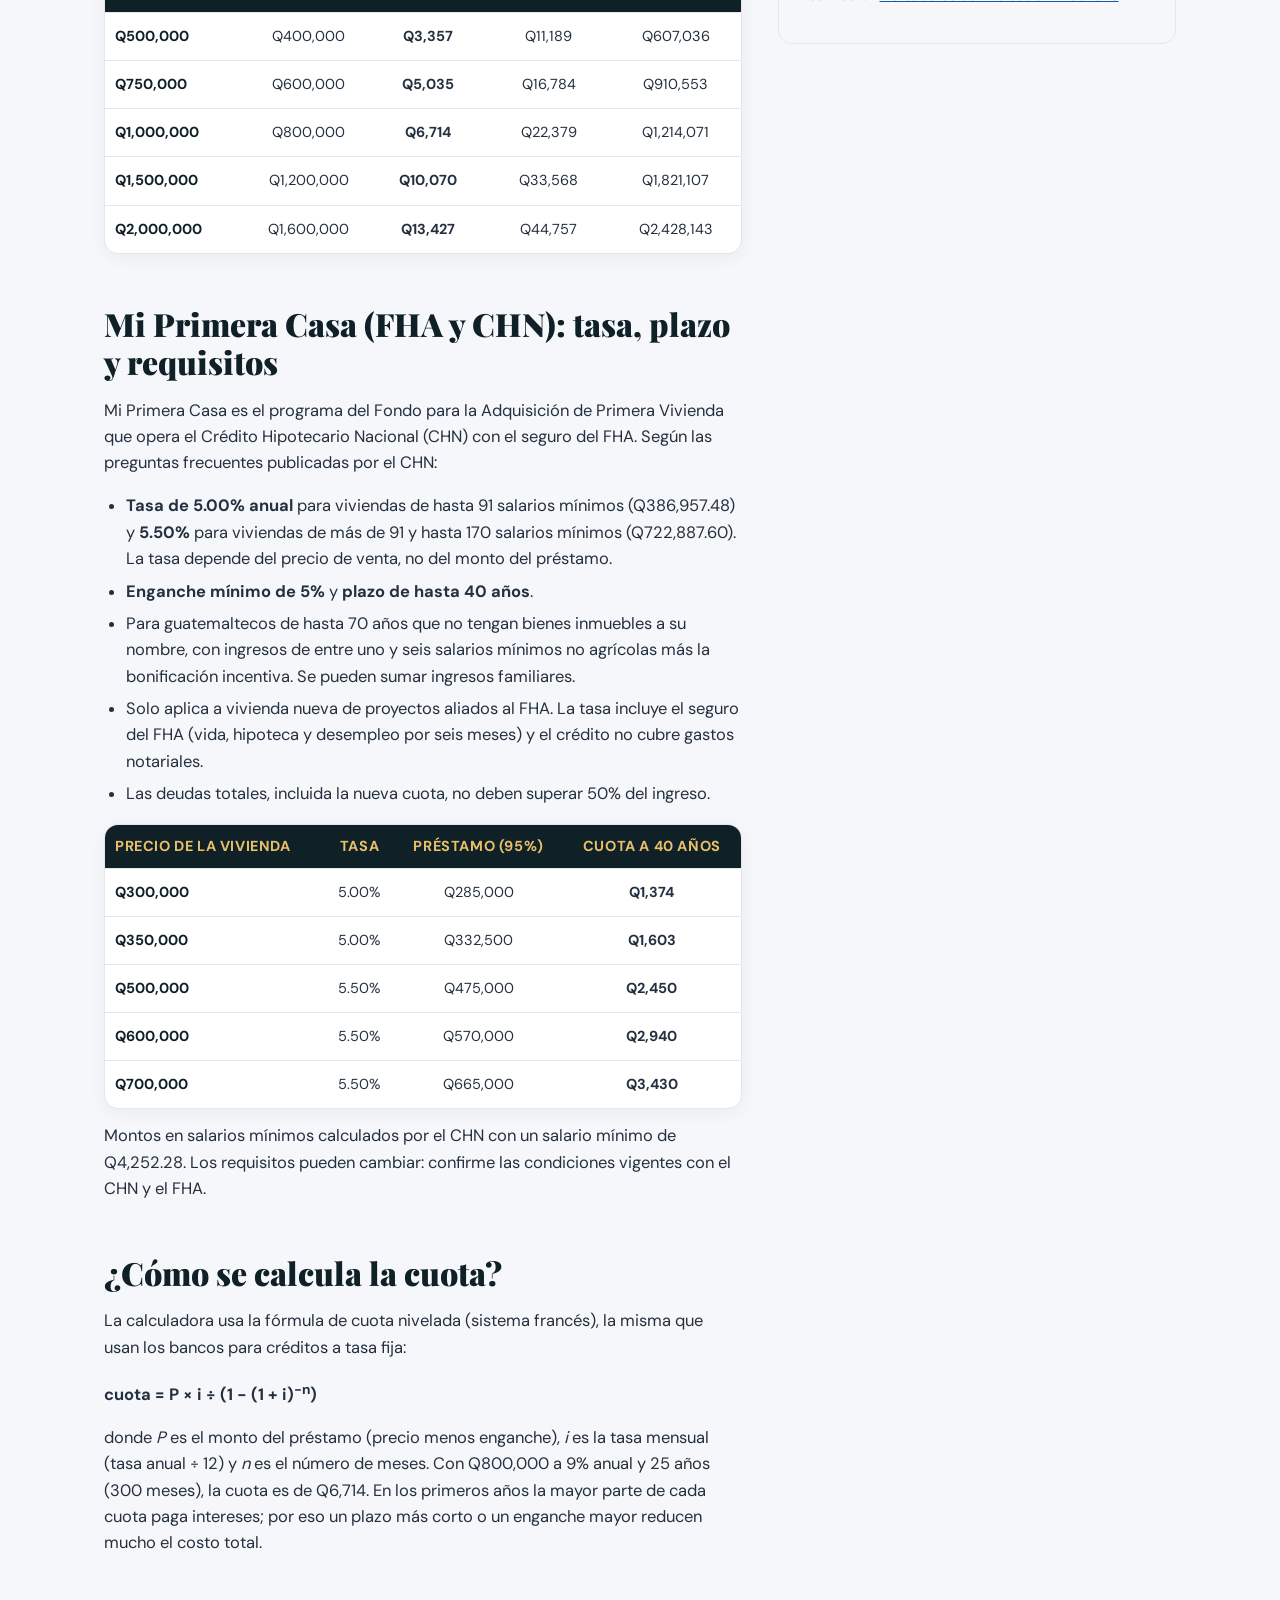
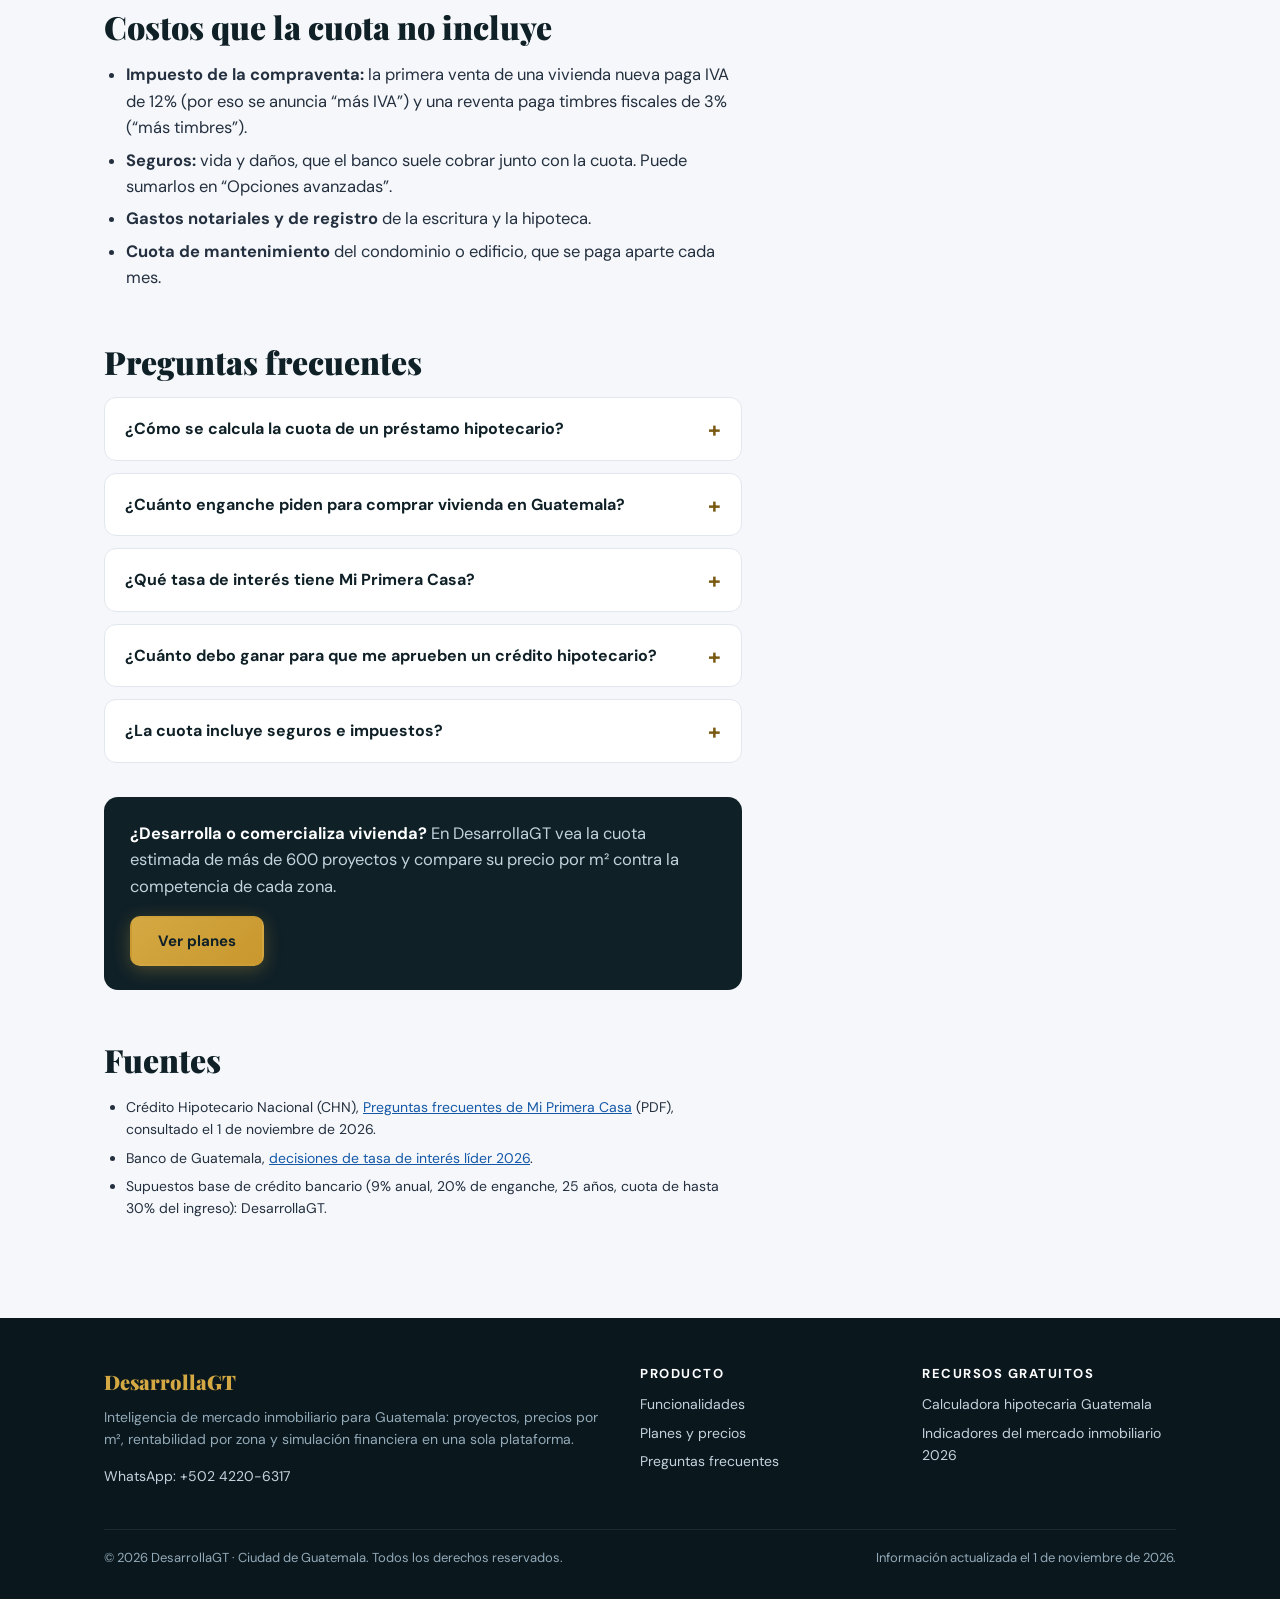
<file: calculadora-hipotecaria/index.html>
<!DOCTYPE html>
<html lang="es-GT">
<head>
  <meta charset="UTF-8">
  <meta name="viewport" content="width=device-width, initial-scale=1">
  <title>Calculadora hipotecaria Guatemala 2026 | DesarrollaGT</title>
  <meta name="description" content="Calcule gratis la cuota mensual de su crédito hipotecario en quetzales o dólares, el enganche y el ingreso que necesita. Incluye Mi Primera Casa al 5%–5.5%.">
  <link rel="canonical" href="https://sm2002-ai.github.io/desarrollagt/calculadora-hipotecaria/">
  <meta name="robots" content="index, follow, max-image-preview:large, max-snippet:-1">
  <meta name="theme-color" content="#0F2027">

  <meta property="og:type" content="website">
  <meta property="og:locale" content="es_GT">
  <meta property="og:site_name" content="DesarrollaGT">
  <meta property="og:title" content="Calculadora hipotecaria Guatemala 2026">
  <meta property="og:description" content="Cuota mensual, enganche e ingreso necesario para su crédito de vivienda. Incluye Mi Primera Casa (FHA y CHN) al 5%–5.5% hasta 40 años.">
  <meta property="og:url" content="https://sm2002-ai.github.io/desarrollagt/calculadora-hipotecaria/">
  <meta property="og:image" content="https://sm2002-ai.github.io/desarrollagt/assets/og-desarrollagt.jpg">
  <meta property="og:image:width" content="1200">
  <meta property="og:image:height" content="630">
  <meta name="twitter:card" content="summary_large_image">
  <meta name="twitter:title" content="Calculadora hipotecaria Guatemala 2026">
  <meta name="twitter:description" content="Cuota mensual, enganche e ingreso necesario. Incluye Mi Primera Casa (FHA y CHN).">
  <meta name="twitter:image" content="https://sm2002-ai.github.io/desarrollagt/assets/og-desarrollagt.jpg">

  <link rel="icon" href="../assets/favicon.svg" type="image/svg+xml">
  <link rel="icon" href="../assets/favicon-32.png" sizes="32x32" type="image/png">
  <link rel="apple-touch-icon" href="../assets/apple-touch-icon.png">
  <link rel="preload" href="../assets/fuentes/dm-sans-latin-400-normal.woff2" as="font" type="font/woff2" crossorigin>
  <link rel="preload" href="../assets/fuentes/playfair-display-latin-900-normal.woff2" as="font" type="font/woff2" crossorigin>
  <link rel="stylesheet" href="../assets/sitio.css">

  <script type="application/ld+json">
  {
    "@context": "https://schema.org",
    "@graph": [
      {
        "@type": "WebPage",
        "@id": "https://sm2002-ai.github.io/desarrollagt/calculadora-hipotecaria/#pagina",
        "url": "https://sm2002-ai.github.io/desarrollagt/calculadora-hipotecaria/",
        "name": "Calculadora hipotecaria Guatemala 2026",
        "description": "Calcule la cuota mensual de su crédito hipotecario en quetzales o dólares, el enganche y el ingreso que necesita. Incluye Mi Primera Casa al 5%–5.5%.",
        "inLanguage": "es-GT",
        "datePublished": "2026-11-01",
        "dateModified": "2026-11-01",
        "isPartOf": { "@id": "https://sm2002-ai.github.io/desarrollagt/#sitio" },
        "publisher": { "@id": "https://sm2002-ai.github.io/desarrollagt/#organizacion" },
        "breadcrumb": { "@id": "https://sm2002-ai.github.io/desarrollagt/calculadora-hipotecaria/#migas" },
        "mainEntity": { "@id": "https://sm2002-ai.github.io/desarrollagt/calculadora-hipotecaria/#calculadora" }
      },
      {
        "@type": "BreadcrumbList",
        "@id": "https://sm2002-ai.github.io/desarrollagt/calculadora-hipotecaria/#migas",
        "itemListElement": [
          { "@type": "ListItem", "position": 1, "name": "Inicio", "item": "https://sm2002-ai.github.io/desarrollagt/" },
          { "@type": "ListItem", "position": 2, "name": "Calculadora hipotecaria", "item": "https://sm2002-ai.github.io/desarrollagt/calculadora-hipotecaria/" }
        ]
      },
      {
        "@type": "WebApplication",
        "@id": "https://sm2002-ai.github.io/desarrollagt/calculadora-hipotecaria/#calculadora",
        "name": "Calculadora hipotecaria Guatemala",
        "url": "https://sm2002-ai.github.io/desarrollagt/calculadora-hipotecaria/",
        "applicationCategory": "FinanceApplication",
        "operatingSystem": "Web",
        "inLanguage": "es",
        "isAccessibleForFree": true,
        "offers": { "@type": "Offer", "price": "0", "priceCurrency": "USD" },
        "featureList": [
          "Cuota mensual de capital e intereses",
          "Monto del préstamo y enganche",
          "Ingreso mensual sugerido",
          "Intereses totales del crédito",
          "Condiciones de Mi Primera Casa (FHA y CHN)",
          "Cálculo en quetzales o dólares"
        ],
        "provider": { "@id": "https://sm2002-ai.github.io/desarrollagt/#organizacion" }
      },
      {
        "@type": "FAQPage",
        "@id": "https://sm2002-ai.github.io/desarrollagt/calculadora-hipotecaria/#preguntas",
        "mainEntity": [
          {
            "@type": "Question",
            "name": "¿Cómo se calcula la cuota de un préstamo hipotecario?",
            "acceptedAnswer": { "@type": "Answer", "text": "Con la fórmula de cuota nivelada: cuota = P × i ÷ (1 − (1 + i)^−n), donde P es el monto del préstamo, i la tasa mensual (tasa anual ÷ 12) y n el número de meses. Por ejemplo, Q800,000 a 9% anual y 25 años (300 meses) da una cuota de Q6,714 al mes." }
          },
          {
            "@type": "Question",
            "name": "¿Cuánto enganche piden para comprar vivienda en Guatemala?",
            "acceptedAnswer": { "@type": "Answer", "text": "En créditos bancarios lo usual es que el banco financie hasta 80% del valor, por lo que el enganche típico es de 20% o más; confirme las condiciones con su banco. En Mi Primera Casa (FHA y CHN), el enganche mínimo es 5% del precio de venta." }
          },
          {
            "@type": "Question",
            "name": "¿Qué tasa de interés tiene Mi Primera Casa?",
            "acceptedAnswer": { "@type": "Answer", "text": "Según el CHN, 5.00% anual para viviendas de hasta 91 salarios mínimos (Q386,957.48) y 5.50% para viviendas de más de 91 y hasta 170 salarios mínimos (Q722,887.60), con plazo de hasta 40 años y enganche mínimo de 5%. La tasa incluye la porción de seguro del FHA." }
          },
          {
            "@type": "Question",
            "name": "¿Cuánto debo ganar para que me aprueben un crédito hipotecario?",
            "acceptedAnswer": { "@type": "Answer", "text": "Depende del banco y de sus otras deudas. Como referencia, la calculadora asume que la cuota no supere 30% del ingreso familiar, y usted puede cambiar ese porcentaje. En Mi Primera Casa, el total de deudas no debe superar 50% del ingreso, según el CHN." }
          },
          {
            "@type": "Question",
            "name": "¿La cuota incluye seguros e impuestos?",
            "acceptedAnswer": { "@type": "Answer", "text": "No. La cuota calculada es capital más intereses. Sume seguros de vida y daños, gastos notariales y de registro, y el impuesto de la compraventa: IVA de 12% en la primera venta de una vivienda nueva o timbres fiscales de 3% en una reventa. En Mi Primera Casa el seguro del FHA ya está incluido en la tasa, pero el crédito no cubre gastos notariales." }
          }
        ]
      }
    ]
  }
  </script>
</head>
<body>
<a class="skip" href="#contenido">Saltar al contenido</a>

<header class="site-header">
  <nav class="container nav" aria-label="Principal">
    <a class="brand" href="../" aria-label="DesarrollaGT, inicio">
      <span class="brand-name">DesarrollaGT</span>
      <span class="brand-tag">Inteligencia inmobiliaria</span>
    </a>
    <button class="nav-toggle" type="button" aria-expanded="false" aria-controls="menu">Menú</button>
    <ul class="nav-links" id="menu">
      <li><a href="../#funcionalidades">Funcionalidades</a></li>
      <li><a href="../#planes">Planes</a></li>
      <li><a href="../mercado-inmobiliario-guatemala/">Indicadores 2026</a></li>
      <li><a href="./" aria-current="page">Calculadora hipotecaria</a></li>
      <li><a class="btn btn-gold btn-sm" data-origen="nav-calculadora" href="https://wa.me/50242206317?text=Hola%2C%20vengo%20de%20la%20calculadora%20hipotecaria%20y%20quiero%20informaci%C3%B3n%20de%20DesarrollaGT." target="_blank" rel="noopener">WhatsApp</a></li>
    </ul>
  </nav>
</header>

<main id="contenido">

<div class="page-hero">
  <div class="container">
    <nav class="crumbs" aria-label="Ruta de navegación">
      <ol><li><a href="../">Inicio</a></li><li aria-current="page">Calculadora hipotecaria</li></ol>
    </nav>
    <h1>Calculadora de crédito hipotecario en Guatemala</h1>
    <p class="lead">Calcule la cuota mensual, el enganche y el ingreso que necesita para comprar vivienda, en quetzales o en dólares. Incluye las condiciones de Mi Primera Casa (FHA y CHN).</p>
    <p class="updated">Actualizada el 1 de noviembre de 2026</p>
  </div>
</div>

<section aria-labelledby="titulo-calc" style="padding-top:44px">
  <div class="container">
    <div class="answer">
      <p><strong>Ejemplo rápido:</strong> una vivienda de <strong>Q1,000,000</strong> con 20% de enganche, a 9% anual y 25 años, tiene una cuota de <strong>Q6,714 al mes</strong> (capital e intereses). Con Mi Primera Casa, una vivienda de <strong>Q350,000</strong> con 5% de enganche, a 5% anual y 40 años, la cuota es de <strong>Q1,603 al mes</strong>.</p>
    </div>

    <h2 class="sr-only" id="titulo-calc">Calcule su cuota</h2>
    <div class="calc">
      <form class="calc-form" id="calc" novalidate>
        <div class="presets" role="group" aria-label="Escenarios rápidos">
          <button type="button" class="preset" data-preset="banco" aria-pressed="true">Banco: 9% · 20% · 25 años</button>
          <button type="button" class="preset" data-preset="mpc" aria-pressed="false">Mi Primera Casa (FHA/CHN)</button>
        </div>
        <div class="row-2">
          <div class="field">
            <label for="moneda">Moneda</label>
            <select class="plain" id="moneda">
              <option value="GTQ" selected>Quetzales (Q)</option>
              <option value="USD">Dólares (US$)</option>
            </select>
          </div>
          <div class="field">
            <label for="precio">Precio de la vivienda</label>
            <div class="input-row"><span id="simbolo">Q</span><input id="precio" type="text" inputmode="decimal" value="1,000,000" autocomplete="off"></div>
          </div>
        </div>
        <div class="row-2">
          <div class="field">
            <label for="enganche">Enganche</label>
            <div class="input-row"><input id="enganche" type="number" inputmode="decimal" min="0" max="95" step="0.5" value="20"><span>%</span></div>
          </div>
          <div class="field">
            <label for="tasa">Tasa de interés anual</label>
            <div class="input-row"><input id="tasa" type="number" inputmode="decimal" min="0" max="30" step="0.05" value="9"><span>%</span></div>
          </div>
        </div>
        <div class="field">
          <label for="plazo">Plazo</label>
          <div class="input-row"><input id="plazo" type="number" inputmode="numeric" min="1" max="40" step="1" value="25"><span>años</span></div>
          <p class="hint">Mi Primera Casa permite hasta 40 años.</p>
        </div>
        <details class="adv">
          <summary>Opciones avanzadas</summary>
          <div class="row-2">
            <div class="field">
              <label for="seguro">Seguros (% anual del préstamo)</label>
              <div class="input-row"><input id="seguro" type="number" inputmode="decimal" min="0" max="5" step="0.05" value="0"><span>%</span></div>
              <p class="hint">Opcional. Se suma a la cuota.</p>
            </div>
            <div class="field">
              <label for="relacion">Parte del ingreso para la cuota</label>
              <div class="input-row"><input id="relacion" type="number" inputmode="decimal" min="10" max="60" step="1" value="30"><span>%</span></div>
              <p class="hint">Para estimar el ingreso necesario.</p>
            </div>
          </div>
        </details>
        <button type="submit" class="sr-only" tabindex="-1">Calcular cuota</button>
        <noscript><p class="note">Active JavaScript para usar la calculadora. Abajo encontrará tablas con cuotas ya calculadas.</p></noscript>
      </form>

      <div class="calc-out" aria-live="polite">
        <div class="out-main">
          <div class="out-label">Cuota mensual estimada</div>
          <div class="out-big" id="r-cuota">Q6,714</div>
          <div class="out-label" style="text-transform:none;letter-spacing:0;font-weight:500" id="r-detalle">Capital e intereses</div>
        </div>
        <div class="out-list">
          <div><b id="r-prestamo">Q800,000</b><span>Monto del préstamo</span></div>
          <div><b id="r-enganche">Q200,000</b><span>Enganche</span></div>
          <div><b id="r-ingreso">Q22,379</b><span>Ingreso mensual sugerido</span></div>
          <div><b id="r-intereses">Q1,214,071</b><span>Intereses totales</span></div>
        </div>
        <p class="out-msg" id="r-msg"></p>
        <a class="btn btn-gold" data-origen="calculadora-resultado" href="https://wa.me/50242206317?text=Hola%2C%20vengo%20de%20la%20calculadora%20hipotecaria%20y%20quiero%20informaci%C3%B3n%20de%20DesarrollaGT." target="_blank" rel="noopener">¿Desarrolla vivienda? Hable con DesarrollaGT</a>
      </div>
    </div>
    <p class="note" style="margin-top:12px">Resultados aproximados con fórmula de cuota nivelada. No constituyen una oferta de crédito; las condiciones finales las define cada banco.</p>
  </div>
</section>

<section class="section-soft" style="padding-top:56px" aria-label="Guía del crédito hipotecario">
  <div class="container two-col">
    <article class="prose">
      <h2>¿Cuánto paga al mes según el precio de la vivienda?</h2>
      <p>Cuotas calculadas con 20% de enganche, tasa de 9% anual y plazo de 25 años, el supuesto base que DesarrollaGT usa para crédito bancario en quetzales. El ingreso sugerido asume que la cuota no supera 30% del ingreso familiar.</p>
      <div class="table-wrap">
        <table>
          <thead><tr><th scope="col" class="left">Precio de la vivienda</th><th scope="col">Préstamo (80%)</th><th scope="col">Cuota mensual</th><th scope="col">Ingreso sugerido</th><th scope="col">Intereses totales</th></tr></thead>
          <tbody>
            <tr><th scope="row" class="num">Q500,000</th><td class="num">Q400,000</td><td class="num"><b>Q3,357</b></td><td class="num">Q11,189</td><td class="num">Q607,036</td></tr>
            <tr><th scope="row" class="num">Q750,000</th><td class="num">Q600,000</td><td class="num"><b>Q5,035</b></td><td class="num">Q16,784</td><td class="num">Q910,553</td></tr>
            <tr><th scope="row" class="num">Q1,000,000</th><td class="num">Q800,000</td><td class="num"><b>Q6,714</b></td><td class="num">Q22,379</td><td class="num">Q1,214,071</td></tr>
            <tr><th scope="row" class="num">Q1,500,000</th><td class="num">Q1,200,000</td><td class="num"><b>Q10,070</b></td><td class="num">Q33,568</td><td class="num">Q1,821,107</td></tr>
            <tr><th scope="row" class="num">Q2,000,000</th><td class="num">Q1,600,000</td><td class="num"><b>Q13,427</b></td><td class="num">Q44,757</td><td class="num">Q2,428,143</td></tr>
          </tbody>
        </table>
      </div>

      <h2>Mi Primera Casa (FHA y CHN): tasa, plazo y requisitos</h2>
      <p>Mi Primera Casa es el programa del Fondo para la Adquisición de Primera Vivienda que opera el Crédito Hipotecario Nacional (CHN) con el seguro del FHA. Según las preguntas frecuentes publicadas por el CHN:</p>
      <ul>
        <li><strong>Tasa de 5.00% anual</strong> para viviendas de hasta 91 salarios mínimos (Q386,957.48) y <strong>5.50%</strong> para viviendas de más de 91 y hasta 170 salarios mínimos (Q722,887.60). La tasa depende del precio de venta, no del monto del préstamo.</li>
        <li><strong>Enganche mínimo de 5%</strong> y <strong>plazo de hasta 40 años</strong>.</li>
        <li>Para guatemaltecos de hasta 70 años que no tengan bienes inmuebles a su nombre, con ingresos de entre uno y seis salarios mínimos no agrícolas más la bonificación incentiva. Se pueden sumar ingresos familiares.</li>
        <li>Solo aplica a vivienda nueva de proyectos aliados al FHA. La tasa incluye el seguro del FHA (vida, hipoteca y desempleo por seis meses) y el crédito no cubre gastos notariales.</li>
        <li>Las deudas totales, incluida la nueva cuota, no deben superar 50% del ingreso.</li>
      </ul>
      <div class="table-wrap">
        <table>
          <thead><tr><th scope="col" class="left">Precio de la vivienda</th><th scope="col">Tasa</th><th scope="col">Préstamo (95%)</th><th scope="col">Cuota a 40 años</th></tr></thead>
          <tbody>
            <tr><th scope="row" class="num">Q300,000</th><td>5.00%</td><td class="num">Q285,000</td><td class="num"><b>Q1,374</b></td></tr>
            <tr><th scope="row" class="num">Q350,000</th><td>5.00%</td><td class="num">Q332,500</td><td class="num"><b>Q1,603</b></td></tr>
            <tr><th scope="row" class="num">Q500,000</th><td>5.50%</td><td class="num">Q475,000</td><td class="num"><b>Q2,450</b></td></tr>
            <tr><th scope="row" class="num">Q600,000</th><td>5.50%</td><td class="num">Q570,000</td><td class="num"><b>Q2,940</b></td></tr>
            <tr><th scope="row" class="num">Q700,000</th><td>5.50%</td><td class="num">Q665,000</td><td class="num"><b>Q3,430</b></td></tr>
          </tbody>
        </table>
      </div>
      <p class="note">Montos en salarios mínimos calculados por el CHN con un salario mínimo de Q4,252.28. Los requisitos pueden cambiar: confirme las condiciones vigentes con el CHN y el FHA.</p>

      <h2>¿Cómo se calcula la cuota?</h2>
      <p>La calculadora usa la fórmula de cuota nivelada (sistema francés), la misma que usan los bancos para créditos a tasa fija:</p>
      <p><strong>cuota = P × i ÷ (1 − (1 + i)<sup>−n</sup>)</strong></p>
      <p>donde <em>P</em> es el monto del préstamo (precio menos enganche), <em>i</em> es la tasa mensual (tasa anual ÷ 12) y <em>n</em> es el número de meses. Con Q800,000 a 9% anual y 25 años (300 meses), la cuota es de Q6,714. En los primeros años la mayor parte de cada cuota paga intereses; por eso un plazo más corto o un enganche mayor reducen mucho el costo total.</p>

      <h2>Costos que la cuota no incluye</h2>
      <ul>
        <li><strong>Impuesto de la compraventa:</strong> la primera venta de una vivienda nueva paga IVA de 12% (por eso se anuncia “más IVA”) y una reventa paga timbres fiscales de 3% (“más timbres”).</li>
        <li><strong>Seguros:</strong> vida y daños, que el banco suele cobrar junto con la cuota. Puede sumarlos en “Opciones avanzadas”.</li>
        <li><strong>Gastos notariales y de registro</strong> de la escritura y la hipoteca.</li>
        <li><strong>Cuota de mantenimiento</strong> del condominio o edificio, que se paga aparte cada mes.</li>
      </ul>

      <h2>Preguntas frecuentes</h2>
      <div class="faq">
        <details>
          <summary>¿Cómo se calcula la cuota de un préstamo hipotecario?</summary>
          <div><p>Con la fórmula de cuota nivelada: cuota = P × i ÷ (1 − (1 + i)^−n), donde P es el monto del préstamo, i la tasa mensual (tasa anual ÷ 12) y n el número de meses. Por ejemplo, Q800,000 a 9% anual y 25 años (300 meses) da una cuota de Q6,714 al mes.</p></div>
        </details>
        <details>
          <summary>¿Cuánto enganche piden para comprar vivienda en Guatemala?</summary>
          <div><p>En créditos bancarios lo usual es que el banco financie hasta 80% del valor, por lo que el enganche típico es de 20% o más; confirme las condiciones con su banco. En Mi Primera Casa (FHA y CHN), el enganche mínimo es 5% del precio de venta.</p></div>
        </details>
        <details>
          <summary>¿Qué tasa de interés tiene Mi Primera Casa?</summary>
          <div><p>Según el CHN, 5.00% anual para viviendas de hasta 91 salarios mínimos (Q386,957.48) y 5.50% para viviendas de más de 91 y hasta 170 salarios mínimos (Q722,887.60), con plazo de hasta 40 años y enganche mínimo de 5%. La tasa incluye la porción de seguro del FHA.</p></div>
        </details>
        <details>
          <summary>¿Cuánto debo ganar para que me aprueben un crédito hipotecario?</summary>
          <div><p>Depende del banco y de sus otras deudas. Como referencia, la calculadora asume que la cuota no supere 30% del ingreso familiar, y usted puede cambiar ese porcentaje. En Mi Primera Casa, el total de deudas no debe superar 50% del ingreso, según el CHN.</p></div>
        </details>
        <details>
          <summary>¿La cuota incluye seguros e impuestos?</summary>
          <div><p>No. La cuota calculada es capital más intereses. Sume seguros de vida y daños, gastos notariales y de registro, y el impuesto de la compraventa: IVA de 12% en la primera venta de una vivienda nueva o timbres fiscales de 3% en una reventa. En Mi Primera Casa el seguro del FHA ya está incluido en la tasa, pero el crédito no cubre gastos notariales.</p></div>
        </details>
      </div>

      <div class="inline-cta">
        <p><strong>¿Desarrolla o comercializa vivienda?</strong> En DesarrollaGT vea la cuota estimada de más de 600 proyectos y compare su precio por m² contra la competencia de cada zona.</p>
        <a class="btn btn-gold" href="../#planes">Ver planes</a>
      </div>

      <h2>Fuentes</h2>
      <ul class="sources">
        <li>Crédito Hipotecario Nacional (CHN), <a href="https://www.chn.com.gt/wp-content/uploads/2026/08/Preguntas-Frecuentes-MPC-NUEVO.pdf" rel="noopener">Preguntas frecuentes de Mi Primera Casa</a> (PDF), consultado el 1 de noviembre de 2026.</li>
        <li>Banco de Guatemala, <a href="https://banguat.gob.gt/index.php/page/comunicados-de-prensa-2026" rel="noopener">decisiones de tasa de interés líder 2026</a>.</li>
        <li>Supuestos base de crédito bancario (9% anual, 20% de enganche, 25 años, cuota de hasta 30% del ingreso): DesarrollaGT.</li>
      </ul>
    </article>

    <aside class="aside-box" aria-labelledby="titulo-aside">
      <h2 id="titulo-aside">Datos clave</h2>
      <ul>
        <li>Supuesto bancario DesarrollaGT: <strong>9% anual, 20% de enganche, 25 años</strong>.</li>
        <li>Mi Primera Casa: <strong>5.00%–5.50%</strong>, enganche desde <strong>5%</strong>, hasta <strong>40 años</strong>.</li>
        <li>Precio máximo en Mi Primera Casa: <strong>Q722,887.60</strong> (170 salarios mínimos).</li>
        <li>Tasa líder del Banguat: <strong>3.50%</strong> (sin cambios desde febrero de 2026).</li>
      </ul>
      <p class="note">Vea más en <a href="../mercado-inmobiliario-guatemala/">indicadores del mercado inmobiliario</a>.</p>
    </aside>
  </div>
</section>

</main>

<footer class="site-footer">
  <div class="container">
    <div class="foot-grid">
      <div>
        <p class="foot-brand">DesarrollaGT</p>
        <p>Inteligencia de mercado inmobiliario para Guatemala: proyectos, precios por m², rentabilidad por zona y simulación financiera en una sola plataforma.</p>
        <p><a data-origen="footer-calculadora" href="https://wa.me/50242206317?text=Hola%2C%20vengo%20de%20la%20calculadora%20hipotecaria%20y%20quiero%20informaci%C3%B3n%20de%20DesarrollaGT." target="_blank" rel="noopener">WhatsApp: +502 4220-6317</a></p>
      </div>
      <div>
        <h2>Producto</h2>
        <ul>
          <li><a href="../#funcionalidades">Funcionalidades</a></li>
          <li><a href="../#planes">Planes y precios</a></li>
          <li><a href="../#preguntas">Preguntas frecuentes</a></li>
        </ul>
      </div>
      <div>
        <h2>Recursos gratuitos</h2>
        <ul>
          <li><a href="./">Calculadora hipotecaria Guatemala</a></li>
          <li><a href="../mercado-inmobiliario-guatemala/">Indicadores del mercado inmobiliario 2026</a></li>
        </ul>
      </div>
    </div>
    <div class="foot-bottom">
      <span>© 2026 DesarrollaGT · Ciudad de Guatemala. Todos los derechos reservados.</span>
      <span>Información actualizada el 1 de noviembre de 2026.</span>
    </div>
  </div>
</footer>

<a class="wa-float" data-origen="flotante-calculadora" href="https://wa.me/50242206317?text=Hola%2C%20vengo%20de%20la%20calculadora%20hipotecaria%20y%20quiero%20informaci%C3%B3n%20de%20DesarrollaGT." target="_blank" rel="noopener" aria-label="Escribir a DesarrollaGT por WhatsApp">
  <svg viewBox="0 0 24 24" aria-hidden="true"><path d="M12 3C7 3 3 6.6 3 11c0 2.3 1.1 4.4 2.9 5.9L5 21l4.4-2.2c.8.2 1.7.3 2.6.3 5 0 9-3.6 9-8s-4-8-9-8z"/></svg>
</a>

<script src="../assets/sitio.js" defer></script>
<script>
(function () {
  // Límites de Mi Primera Casa según el CHN (salario mínimo de Q4,252.28)
  var MPC_TOPE_5 = 386957.48;   // 91 salarios mínimos → 5.00%
  var MPC_TOPE_55 = 722887.60;  // 170 salarios mínimos → 5.50%
  var $ = function (id) { return document.getElementById(id); };
  var campos = ['moneda', 'precio', 'enganche', 'tasa', 'plazo', 'seguro', 'relacion'];
  var presetActivo = 'banco';

  function numero(v) {
    var t = String(v).replace(/[^0-9.,]/g, '');
    // Acepta 1,000,000 y también 1.000.000 (puntos como separador de miles)
    if (/^\d{1,3}(\.\d{3})+(,\d+)?$/.test(t)) { t = t.replace(/\./g, '').replace(',', '.'); }
    else { t = t.replace(/,/g, ''); }
    var n = parseFloat(t);
    return isFinite(n) ? n : 0;
  }
  function dinero(v) {
    var s = $('moneda').value === 'USD' ? 'US$' : 'Q';
    return s + Math.round(v).toLocaleString('en-US');
  }
  function tasaMPC(precio) {
    if (precio <= MPC_TOPE_5) return 5.0;
    if (precio <= MPC_TOPE_55) return 5.5;
    return null;
  }
  function marcar(nombre) {
    presetActivo = nombre;
    document.querySelectorAll('.preset').forEach(function (b) {
      b.setAttribute('aria-pressed', b.getAttribute('data-preset') === nombre ? 'true' : 'false');
    });
  }
  function calcular() {
    var precio = numero($('precio').value);
    var engIn = numero($('enganche').value), plazoIn = Math.round(numero($('plazo').value));
    var eng = Math.min(Math.max(engIn, 0), 95);
    var tasa = Math.max(numero($('tasa').value), 0);
    var anos = Math.min(Math.max(plazoIn, 1), 40);
    var seguro = Math.max(numero($('seguro').value), 0);
    var rel = Math.min(Math.max(numero($('relacion').value), 1), 100);
    var avisos = [];
    if (precio <= 0) { avisos.push('Ingrese el precio de la vivienda.'); }
    if (engIn > 95) { avisos.push('Se calculó con 95% de enganche, el máximo de la calculadora.'); }
    if (plazoIn > 40) { avisos.push('Se calculó con 40 años, el plazo máximo de la calculadora.'); }
    if (plazoIn < 1) { avisos.push('Se calculó con un plazo de 1 año.'); }
    var msg = '';

    if (presetActivo === 'mpc') {
      var t = tasaMPC(precio);
      if (t === null) {
        msg = 'El precio supera el máximo de Mi Primera Casa (Q722,887.60). Se muestra el cálculo con 5.50% solo como referencia.';
        t = 5.5;
      } else if (precio > 0) {
        msg = 'Mi Primera Casa: tasa de ' + t.toFixed(2) + '% por un precio ' + (t === 5 ? 'de hasta Q386,957.48.' : 'de más de Q386,957.48 y hasta Q722,887.60.');
      }
      if (eng < 5) { avisos.push('Mi Primera Casa exige al menos 5% de enganche.'); }
      $('tasa').value = t;
      tasa = t;
    }

    var prestamo = precio * (1 - eng / 100);
    var n = anos * 12;
    var i = tasa / 100 / 12;
    var cuotaBase = i === 0 ? prestamo / n : prestamo * i / (1 - Math.pow(1 + i, -n));
    var cuotaSeguro = prestamo * (seguro / 100) / 12;
    var cuota = cuotaBase + cuotaSeguro;

    $('r-cuota').textContent = dinero(cuota);
    $('r-detalle').textContent = cuotaSeguro > 0 ? 'Capital e intereses ' + dinero(cuotaBase) + ' + seguros ' + dinero(cuotaSeguro) : 'Capital e intereses';
    $('r-prestamo').textContent = dinero(prestamo);
    $('r-enganche').textContent = dinero(precio - prestamo);
    $('r-ingreso').textContent = dinero(cuota / (rel / 100));
    $('r-intereses').textContent = dinero(cuotaBase * n - prestamo);
    $('r-msg').textContent = [msg].concat(avisos).filter(Boolean).join(' ');
  }

  document.querySelectorAll('.preset').forEach(function (b) {
    b.addEventListener('click', function () {
      var p = b.getAttribute('data-preset');
      if (p === 'banco') {
        $('enganche').value = 20; $('tasa').value = 9; $('plazo').value = 25;
      } else {
        $('moneda').value = 'GTQ'; $('simbolo').textContent = 'Q';
        $('enganche').value = 5; $('plazo').value = 40;
        if (numero($('precio').value) > MPC_TOPE_55 || numero($('precio').value) === 0) {
          $('precio').value = '350,000';
        }
      }
      marcar(p);
      calcular();
    });
  });

  campos.forEach(function (id) {
    var el = $(id);
    el.addEventListener('input', function () {
      if (id === 'moneda') {
        $('simbolo').textContent = el.value === 'USD' ? 'US$' : 'Q';
        if (presetActivo === 'mpc') { marcar(''); }
      }
      if (presetActivo === 'banco' && (id === 'enganche' || id === 'tasa' || id === 'plazo')) { marcar(''); }
      if (presetActivo === 'mpc' && id === 'tasa') { marcar(''); }
      calcular();
    });
  });

  $('precio').addEventListener('blur', function () {
    var v = numero(this.value);
    this.value = v ? v.toLocaleString('en-US') : '';
    calcular();
  });
  $('plazo').addEventListener('blur', function () {
    var v = Math.round(numero(this.value));
    this.value = Math.min(Math.max(v || 1, 1), 40);
    calcular();
  });
  $('enganche').addEventListener('blur', function () {
    this.value = Math.min(Math.max(numero(this.value), 0), 95);
    calcular();
  });

  $('calc').addEventListener('submit', function (e) { e.preventDefault(); calcular(); });
  calcular();
})();
</script>
</body>
</html>
</file>
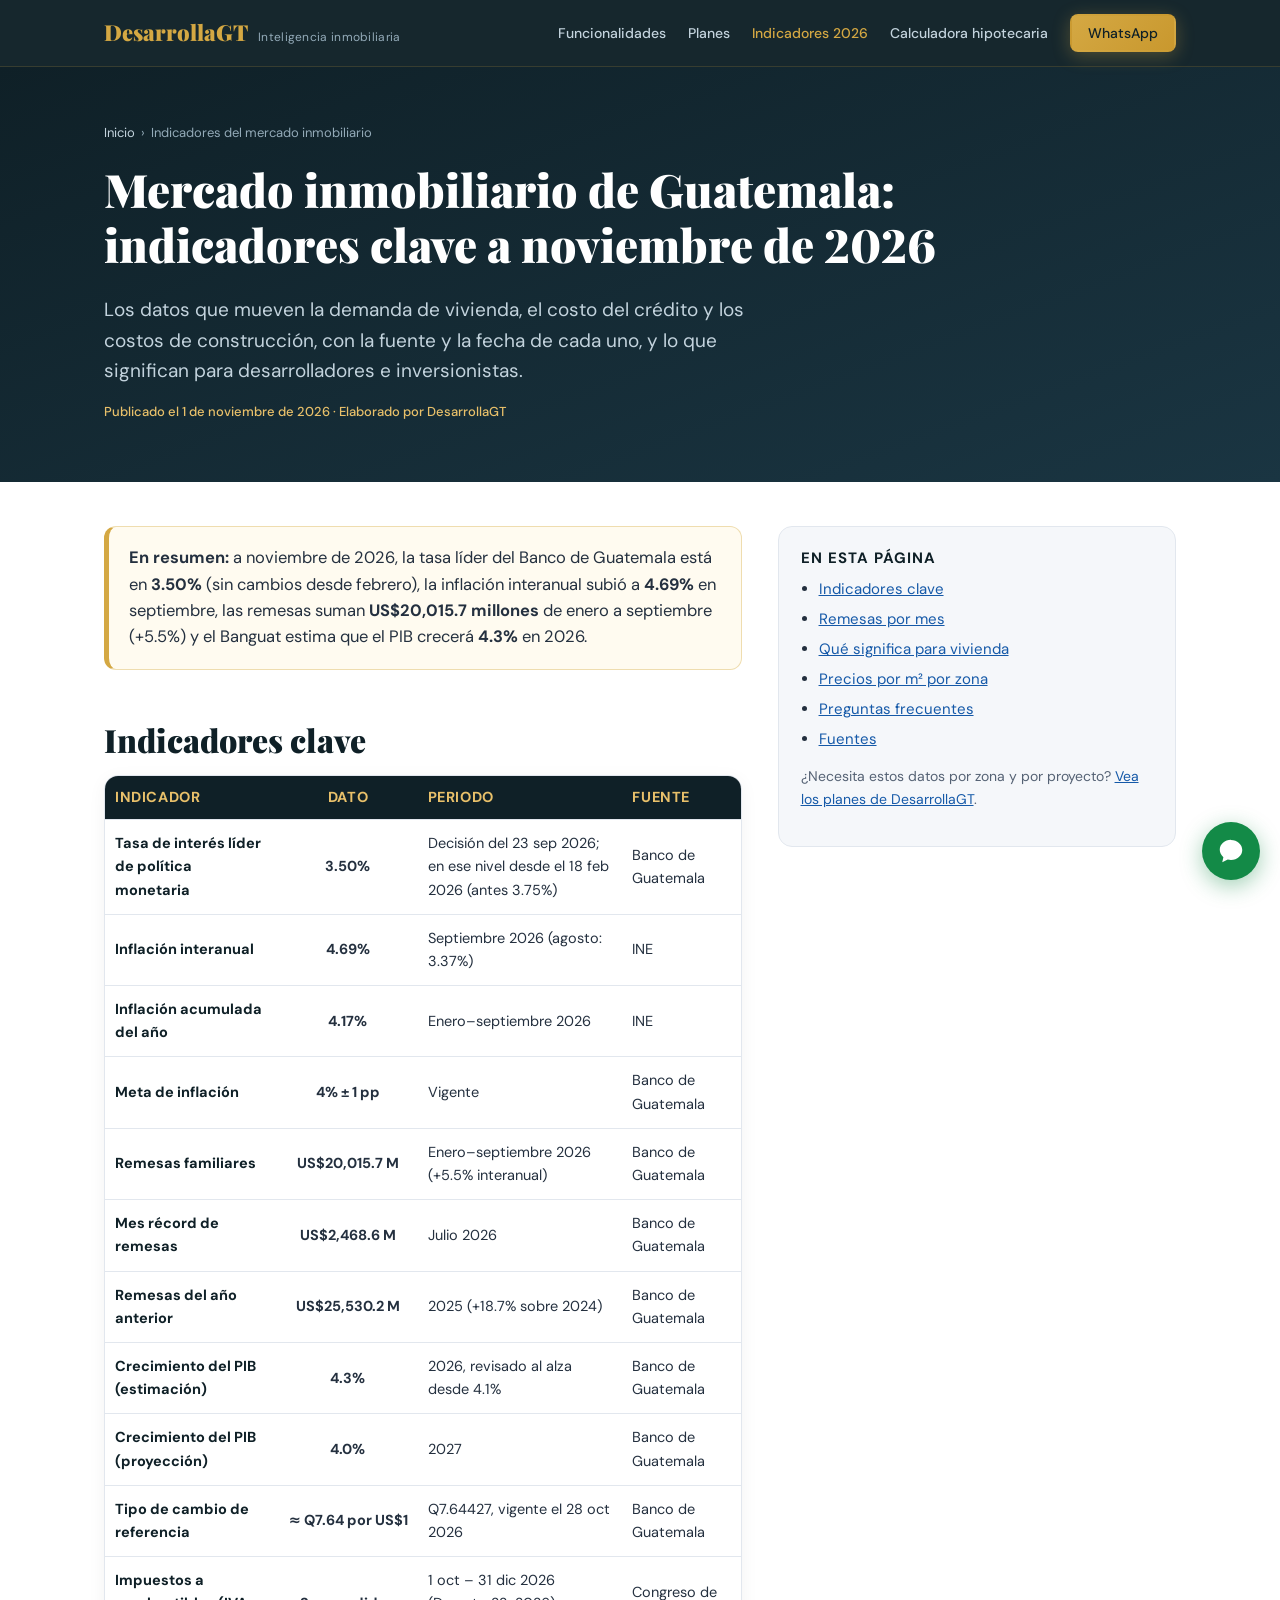
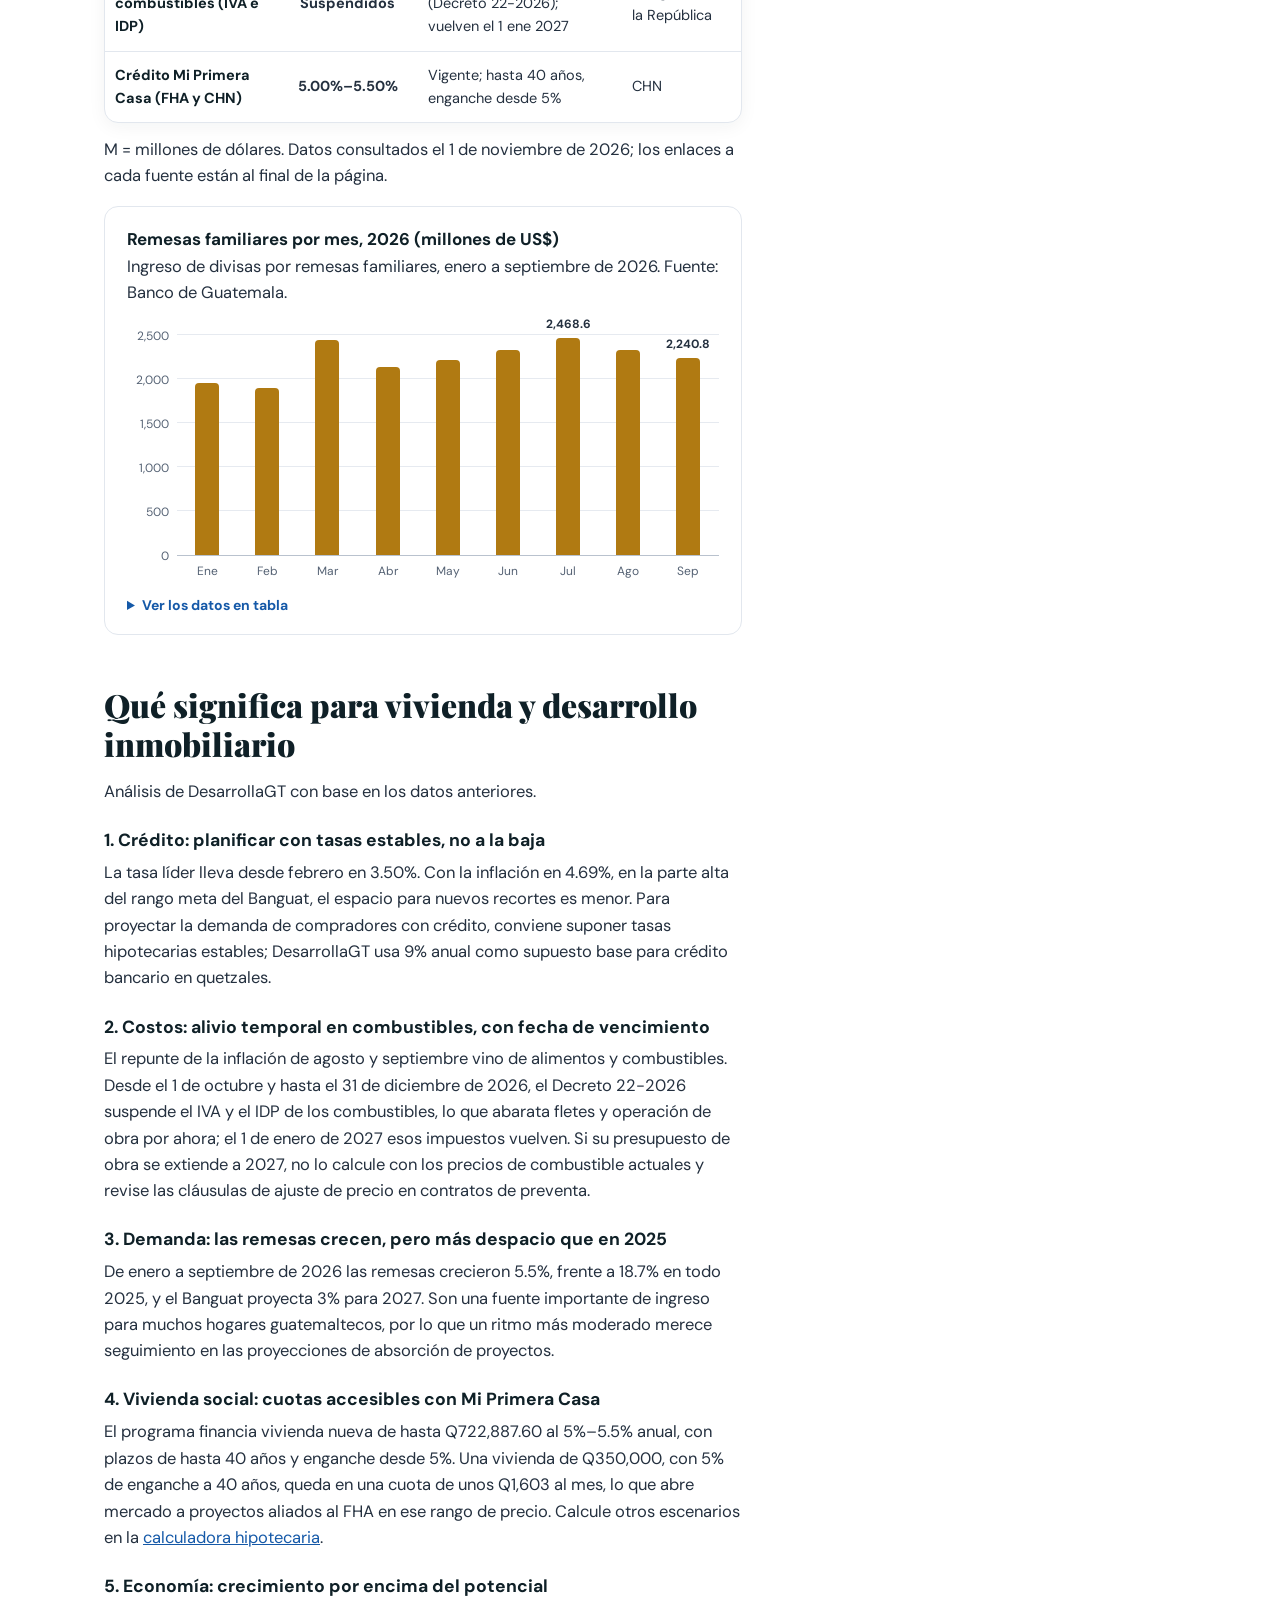
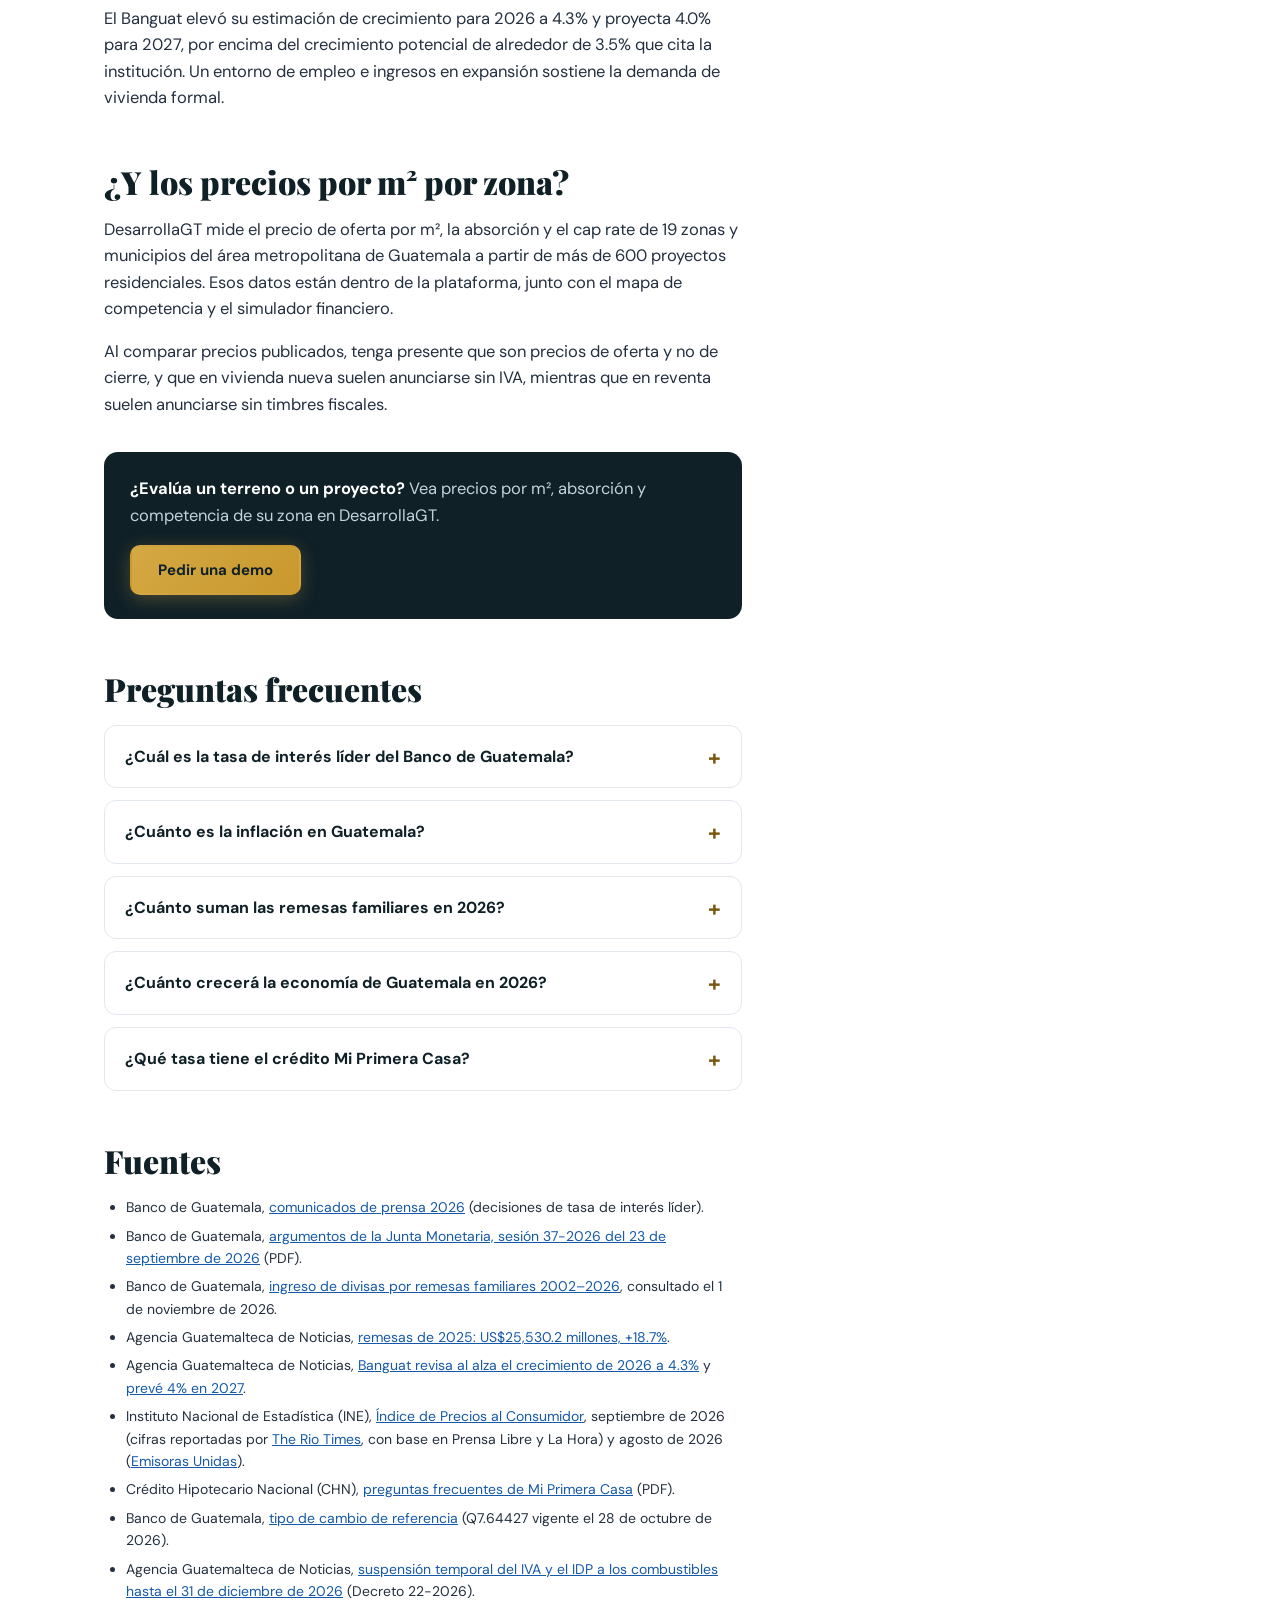
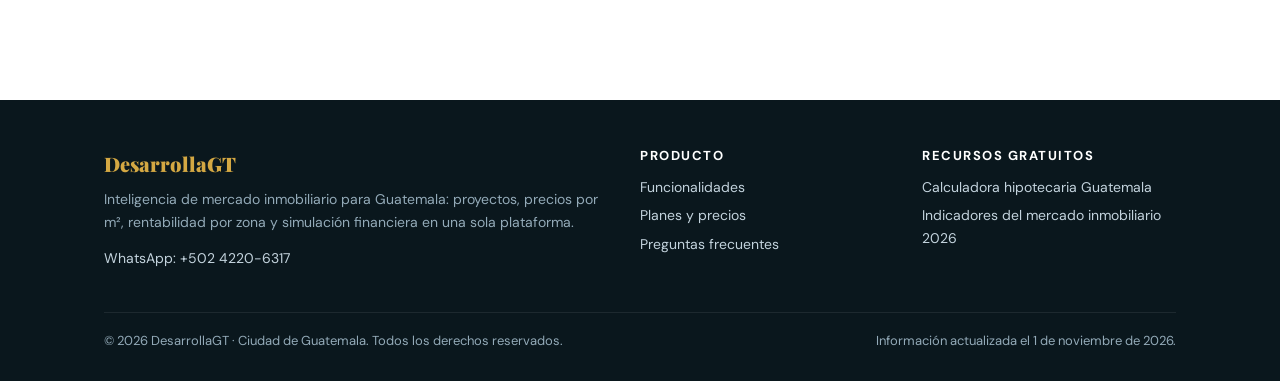
<file: mercado-inmobiliario-guatemala/index.html>
<!DOCTYPE html>
<html lang="es-GT">
<head>
  <meta charset="UTF-8">
  <meta name="viewport" content="width=device-width, initial-scale=1">
  <title>Mercado inmobiliario Guatemala 2026: indicadores clave</title>
  <meta name="description" content="Tasa líder 3.50%, inflación 4.69%, remesas +5.5% y PIB 4.3%: qué significan para vivienda, crédito hipotecario y desarrollo inmobiliario en Guatemala.">
  <link rel="canonical" href="https://sm2002-ai.github.io/desarrollagt/mercado-inmobiliario-guatemala/">
  <meta name="robots" content="index, follow, max-image-preview:large, max-snippet:-1">
  <meta name="theme-color" content="#0F2027">

  <meta property="og:type" content="article">
  <meta property="og:locale" content="es_GT">
  <meta property="og:site_name" content="DesarrollaGT">
  <meta property="og:title" content="Mercado inmobiliario de Guatemala: indicadores clave a noviembre de 2026">
  <meta property="og:description" content="Tasa líder 3.50%, inflación 4.69%, remesas US$20,015.7 millones (+5.5%) y PIB 4.3%, con fuente y fecha, y qué significan para vivienda y desarrollo.">
  <meta property="og:url" content="https://sm2002-ai.github.io/desarrollagt/mercado-inmobiliario-guatemala/">
  <meta property="og:image" content="https://sm2002-ai.github.io/desarrollagt/assets/og-desarrollagt.jpg">
  <meta property="og:image:width" content="1200">
  <meta property="og:image:height" content="630">
  <meta property="article:published_time" content="2026-11-01">
  <meta property="article:modified_time" content="2026-11-01">
  <meta name="twitter:card" content="summary_large_image">
  <meta name="twitter:title" content="Mercado inmobiliario de Guatemala: indicadores a noviembre 2026">
  <meta name="twitter:description" content="Tasa líder, inflación, remesas, PIB y crédito Mi Primera Casa, con fuente y fecha.">
  <meta name="twitter:image" content="https://sm2002-ai.github.io/desarrollagt/assets/og-desarrollagt.jpg">

  <link rel="icon" href="../assets/favicon.svg" type="image/svg+xml">
  <link rel="icon" href="../assets/favicon-32.png" sizes="32x32" type="image/png">
  <link rel="apple-touch-icon" href="../assets/apple-touch-icon.png">
  <link rel="preload" href="../assets/fuentes/dm-sans-latin-400-normal.woff2" as="font" type="font/woff2" crossorigin>
  <link rel="preload" href="../assets/fuentes/playfair-display-latin-900-normal.woff2" as="font" type="font/woff2" crossorigin>
  <link rel="stylesheet" href="../assets/sitio.css">

  <script type="application/ld+json">
  {
    "@context": "https://schema.org",
    "@graph": [
      {
        "@type": "Article",
        "@id": "https://sm2002-ai.github.io/desarrollagt/mercado-inmobiliario-guatemala/#articulo",
        "headline": "Mercado inmobiliario de Guatemala: indicadores clave a noviembre de 2026",
        "description": "Tasa líder 3.50%, inflación 4.69%, remesas +5.5% y PIB 4.3%: qué significan para vivienda, crédito hipotecario y desarrollo inmobiliario en Guatemala.",
        "inLanguage": "es-GT",
        "datePublished": "2026-11-01",
        "dateModified": "2026-11-01",
        "image": "https://sm2002-ai.github.io/desarrollagt/assets/og-desarrollagt.jpg",
        "mainEntityOfPage": "https://sm2002-ai.github.io/desarrollagt/mercado-inmobiliario-guatemala/",
        "author": { "@id": "https://sm2002-ai.github.io/desarrollagt/#organizacion" },
        "publisher": { "@id": "https://sm2002-ai.github.io/desarrollagt/#organizacion" },
        "isPartOf": { "@id": "https://sm2002-ai.github.io/desarrollagt/#sitio" },
        "about": ["Mercado inmobiliario de Guatemala", "Tasa de interés líder", "Inflación", "Remesas familiares", "Crédito hipotecario"],
        "spatialCoverage": { "@type": "Country", "name": "Guatemala" },
        "citation": [
          "https://banguat.gob.gt/index.php/page/comunicados-de-prensa-2026",
          "https://banguat.gob.gt/sites/default/files/banguat/Publica/conferencias/cbanguat930.pdf",
          "https://banguat.gob.gt/sites/default/files/banguat/estaeco/remesas/remfam2002_2026.htm",
          "https://www.chn.com.gt/wp-content/uploads/2026/08/Preguntas-Frecuentes-MPC-NUEVO.pdf"
        ]
      },
      {
        "@type": "BreadcrumbList",
        "itemListElement": [
          { "@type": "ListItem", "position": 1, "name": "Inicio", "item": "https://sm2002-ai.github.io/desarrollagt/" },
          { "@type": "ListItem", "position": 2, "name": "Indicadores del mercado inmobiliario", "item": "https://sm2002-ai.github.io/desarrollagt/mercado-inmobiliario-guatemala/" }
        ]
      },
      {
        "@type": "FAQPage",
        "@id": "https://sm2002-ai.github.io/desarrollagt/mercado-inmobiliario-guatemala/#preguntas",
        "mainEntity": [
          {
            "@type": "Question",
            "name": "¿Cuál es la tasa de interés líder del Banco de Guatemala?",
            "acceptedAnswer": { "@type": "Answer", "text": "3.50%. La Junta Monetaria la mantuvo en ese nivel en su decisión del 23 de septiembre de 2026; la había reducido de 3.75% a 3.50% el 18 de febrero de 2026." }
          },
          {
            "@type": "Question",
            "name": "¿Cuánto es la inflación en Guatemala?",
            "acceptedAnswer": { "@type": "Answer", "text": "4.69% interanual en septiembre de 2026, según el INE, frente a 3.37% en agosto. Está dentro del rango meta del Banco de Guatemala de 4% ± 1 punto porcentual. La inflación acumulada de enero a septiembre fue 4.17%." }
          },
          {
            "@type": "Question",
            "name": "¿Cuánto suman las remesas familiares en 2026?",
            "acceptedAnswer": { "@type": "Answer", "text": "US$20,015.7 millones de enero a septiembre de 2026, 5.5% más que en el mismo periodo de 2025, según el Banco de Guatemala. Julio de 2026 fue el mes más alto de la serie, con US$2,468.6 millones." }
          },
          {
            "@type": "Question",
            "name": "¿Cuánto crecerá la economía de Guatemala en 2026?",
            "acceptedAnswer": { "@type": "Answer", "text": "El Banco de Guatemala estima un crecimiento del PIB de 4.3% en 2026, revisado al alza desde 4.1%, y proyecta 4.0% para 2027." }
          },
          {
            "@type": "Question",
            "name": "¿Qué tasa tiene el crédito Mi Primera Casa?",
            "acceptedAnswer": { "@type": "Answer", "text": "Según el CHN, 5.00% anual para viviendas de hasta Q386,957.48 y 5.50% para viviendas de más de ese monto y hasta Q722,887.60, con plazo de hasta 40 años y enganche mínimo de 5%." }
          }
        ]
      }
    ]
  }
  </script>
</head>
<body>
<a class="skip" href="#contenido">Saltar al contenido</a>

<header class="site-header">
  <nav class="container nav" aria-label="Principal">
    <a class="brand" href="../" aria-label="DesarrollaGT, inicio">
      <span class="brand-name">DesarrollaGT</span>
      <span class="brand-tag">Inteligencia inmobiliaria</span>
    </a>
    <button class="nav-toggle" type="button" aria-expanded="false" aria-controls="menu">Menú</button>
    <ul class="nav-links" id="menu">
      <li><a href="../#funcionalidades">Funcionalidades</a></li>
      <li><a href="../#planes">Planes</a></li>
      <li><a href="./" aria-current="page">Indicadores 2026</a></li>
      <li><a href="../calculadora-hipotecaria/">Calculadora hipotecaria</a></li>
      <li><a class="btn btn-gold btn-sm" data-origen="nav-mercado" href="https://wa.me/50242206317?text=Hola%2C%20vi%20los%20indicadores%20del%20mercado%20y%20quiero%20informaci%C3%B3n%20de%20DesarrollaGT." target="_blank" rel="noopener">WhatsApp</a></li>
    </ul>
  </nav>
</header>

<main id="contenido">

<div class="page-hero">
  <div class="container">
    <nav class="crumbs" aria-label="Ruta de navegación">
      <ol><li><a href="../">Inicio</a></li><li aria-current="page">Indicadores del mercado inmobiliario</li></ol>
    </nav>
    <h1>Mercado inmobiliario de Guatemala: indicadores clave a noviembre de 2026</h1>
    <p class="lead">Los datos que mueven la demanda de vivienda, el costo del crédito y los costos de construcción, con la fuente y la fecha de cada uno, y lo que significan para desarrolladores e inversionistas.</p>
    <p class="updated">Publicado el 1 de noviembre de 2026 · Elaborado por DesarrollaGT</p>
  </div>
</div>

<section style="padding-top:44px" aria-label="Indicadores">
  <div class="container two-col">
    <article class="prose">
      <div class="answer">
        <p><strong>En resumen:</strong> a noviembre de 2026, la tasa líder del Banco de Guatemala está en <strong>3.50%</strong> (sin cambios desde febrero), la inflación interanual subió a <strong>4.69%</strong> en septiembre, las remesas suman <strong>US$20,015.7 millones</strong> de enero a septiembre (+5.5%) y el Banguat estima que el PIB crecerá <strong>4.3%</strong> en 2026.</p>
      </div>

      <h2 id="indicadores">Indicadores clave</h2>
      <p class="scroll-hint" aria-hidden="true">Deslice la tabla hacia los lados para ver todas las columnas →</p>
      <div class="table-wrap">
        <table class="tabla-movil">
          <thead><tr><th scope="col" class="left">Indicador</th><th scope="col">Dato</th><th scope="col" class="left">Periodo</th><th scope="col" class="left">Fuente</th></tr></thead>
          <tbody>
            <tr><th scope="row">Tasa de interés líder de política monetaria</th><td class="num"><b>3.50%</b></td><td class="left">Decisión del 23 sep 2026; en ese nivel desde el 18 feb 2026 (antes 3.75%)</td><td class="left">Banco de Guatemala</td></tr>
            <tr><th scope="row">Inflación interanual</th><td class="num"><b>4.69%</b></td><td class="left">Septiembre 2026 (agosto: 3.37%)</td><td class="left">INE</td></tr>
            <tr><th scope="row">Inflación acumulada del año</th><td class="num"><b>4.17%</b></td><td class="left">Enero–septiembre 2026</td><td class="left">INE</td></tr>
            <tr><th scope="row">Meta de inflación</th><td class="num"><b>4% ± 1 pp</b></td><td class="left">Vigente</td><td class="left">Banco de Guatemala</td></tr>
            <tr><th scope="row">Remesas familiares</th><td class="num"><b>US$20,015.7 M</b></td><td class="left">Enero–septiembre 2026 (+5.5% interanual)</td><td class="left">Banco de Guatemala</td></tr>
            <tr><th scope="row">Mes récord de remesas</th><td class="num"><b>US$2,468.6 M</b></td><td class="left">Julio 2026</td><td class="left">Banco de Guatemala</td></tr>
            <tr><th scope="row">Remesas del año anterior</th><td class="num"><b>US$25,530.2 M</b></td><td class="left">2025 (+18.7% sobre 2024)</td><td class="left">Banco de Guatemala</td></tr>
            <tr><th scope="row">Crecimiento del PIB (estimación)</th><td class="num"><b>4.3%</b></td><td class="left">2026, revisado al alza desde 4.1%</td><td class="left">Banco de Guatemala</td></tr>
            <tr><th scope="row">Crecimiento del PIB (proyección)</th><td class="num"><b>4.0%</b></td><td class="left">2027</td><td class="left">Banco de Guatemala</td></tr>
            <tr><th scope="row">Tipo de cambio de referencia</th><td class="num"><b>≈ Q7.64 por US$1</b></td><td class="left">Q7.64427, vigente el 28 oct 2026</td><td class="left">Banco de Guatemala</td></tr>
            <tr><th scope="row">Impuestos a combustibles (IVA e IDP)</th><td class="num"><b>Suspendidos</b></td><td class="left">1 oct – 31 dic 2026 (Decreto 22-2026); vuelven el 1 ene 2027</td><td class="left">Congreso de la República</td></tr>
            <tr><th scope="row">Crédito Mi Primera Casa (FHA y CHN)</th><td class="num"><b>5.00%–5.50%</b></td><td class="left">Vigente; hasta 40 años, enganche desde 5%</td><td class="left">CHN</td></tr>
          </tbody>
        </table>
      </div>
      <p class="note">M = millones de dólares. Datos consultados el 1 de noviembre de 2026; los enlaces a cada fuente están al final de la página.</p>

      <div class="chart-card" id="grafica-remesas">
        <h3 id="graf-titulo">Remesas familiares por mes, 2026 (millones de US$)</h3>
        <p class="chart-sub">Ingreso de divisas por remesas familiares, enero a septiembre de 2026. Fuente: Banco de Guatemala.</p>
        <div class="hchart" role="group" aria-label="Remesas familiares por mes de enero a septiembre de 2026, en millones de dólares. Máximo: julio, 2,468.6. Último dato: septiembre, 2,240.8.">
          <div class="hchart-y" aria-hidden="true">
            <span style="bottom:0px">0</span>
            <span style="bottom:44px">500</span>
            <span style="bottom:88px">1,000</span>
            <span style="bottom:132px">1,500</span>
            <span style="bottom:176px">2,000</span>
            <span style="bottom:220px">2,500</span>
          </div>
          <div class="hchart-plot">
            <i class="hchart-grid" style="bottom:44px" aria-hidden="true"></i>
            <i class="hchart-grid" style="bottom:88px" aria-hidden="true"></i>
            <i class="hchart-grid" style="bottom:132px" aria-hidden="true"></i>
            <i class="hchart-grid" style="bottom:176px" aria-hidden="true"></i>
            <i class="hchart-grid" style="bottom:220px" aria-hidden="true"></i>
            <div class="hcol" role="img" tabindex="0" data-mes="Enero 2026" data-valor="US$1,954.7 millones" aria-label="Enero de 2026: US$1,954.7 millones"><span class="hbar" style="height:172px"></span></div>
            <div class="hcol" role="img" tabindex="0" data-mes="Febrero 2026" data-valor="US$1,893.9 millones" aria-label="Febrero de 2026: US$1,893.9 millones"><span class="hbar" style="height:167px"></span></div>
            <div class="hcol" role="img" tabindex="0" data-mes="Marzo 2026" data-valor="US$2,441.8 millones" aria-label="Marzo de 2026: US$2,441.8 millones"><span class="hbar" style="height:215px"></span></div>
            <div class="hcol" role="img" tabindex="0" data-mes="Abril 2026" data-valor="US$2,141.2 millones" aria-label="Abril de 2026: US$2,141.2 millones"><span class="hbar" style="height:188px"></span></div>
            <div class="hcol" role="img" tabindex="0" data-mes="Mayo 2026" data-valor="US$2,221.4 millones" aria-label="Mayo de 2026: US$2,221.4 millones"><span class="hbar" style="height:195px"></span></div>
            <div class="hcol" role="img" tabindex="0" data-mes="Junio 2026" data-valor="US$2,325.5 millones" aria-label="Junio de 2026: US$2,325.5 millones"><span class="hbar" style="height:205px"></span></div>
            <div class="hcol" role="img" tabindex="0" data-mes="Julio 2026" data-valor="US$2,468.6 millones" aria-label="Julio de 2026: US$2,468.6 millones"><span class="hval">2,468.6</span><span class="hbar" style="height:217px"></span></div>
            <div class="hcol" role="img" tabindex="0" data-mes="Agosto 2026" data-valor="US$2,327.7 millones" aria-label="Agosto de 2026: US$2,327.7 millones"><span class="hbar" style="height:205px"></span></div>
            <div class="hcol" role="img" tabindex="0" data-mes="Septiembre 2026" data-valor="US$2,240.8 millones" aria-label="Septiembre de 2026: US$2,240.8 millones"><span class="hval">2,240.8</span><span class="hbar" style="height:197px"></span></div>
          </div>
          <div class="hchart-x" aria-hidden="true"><span>Ene</span><span>Feb</span><span>Mar</span><span>Abr</span><span>May</span><span>Jun</span><span>Jul</span><span>Ago</span><span>Sep</span></div>
        </div>
        <div class="chart-tip" role="presentation"><b></b><span></span></div>
        <details>
          <summary>Ver los datos en tabla</summary>
          <div class="table-wrap">
            <table>
              <thead><tr><th scope="col" class="left">Mes de 2026</th><th scope="col">Remesas (millones de US$)</th></tr></thead>
              <tbody>
                <tr><th scope="row">Enero</th><td class="num">1,954.7</td></tr>
                <tr><th scope="row">Febrero</th><td class="num">1,893.9</td></tr>
                <tr><th scope="row">Marzo</th><td class="num">2,441.8</td></tr>
                <tr><th scope="row">Abril</th><td class="num">2,141.2</td></tr>
                <tr><th scope="row">Mayo</th><td class="num">2,221.4</td></tr>
                <tr><th scope="row">Junio</th><td class="num">2,325.5</td></tr>
                <tr><th scope="row">Julio</th><td class="num">2,468.6</td></tr>
                <tr><th scope="row">Agosto</th><td class="num">2,327.7</td></tr>
                <tr><th scope="row">Septiembre</th><td class="num">2,240.8</td></tr>
                <tr><th scope="row">Total enero–septiembre</th><td class="num"><b>20,015.7</b></td></tr>
              </tbody>
            </table>
          </div>
          <p class="note">El total es el publicado por el Banguat; la suma de los meses redondeados da 20,015.6.</p>
        </details>
      </div>

      <h2 id="analisis">Qué significa para vivienda y desarrollo inmobiliario</h2>
      <p class="note">Análisis de DesarrollaGT con base en los datos anteriores.</p>
      <h3>1. Crédito: planificar con tasas estables, no a la baja</h3>
      <p>La tasa líder lleva desde febrero en 3.50%. Con la inflación en 4.69%, en la parte alta del rango meta del Banguat, el espacio para nuevos recortes es menor. Para proyectar la demanda de compradores con crédito, conviene suponer tasas hipotecarias estables; DesarrollaGT usa 9% anual como supuesto base para crédito bancario en quetzales.</p>
      <h3>2. Costos: alivio temporal en combustibles, con fecha de vencimiento</h3>
      <p>El repunte de la inflación de agosto y septiembre vino de alimentos y combustibles. Desde el 1 de octubre y hasta el 31 de diciembre de 2026, el Decreto 22-2026 suspende el IVA y el IDP de los combustibles, lo que abarata fletes y operación de obra por ahora; el 1 de enero de 2027 esos impuestos vuelven. Si su presupuesto de obra se extiende a 2027, no lo calcule con los precios de combustible actuales y revise las cláusulas de ajuste de precio en contratos de preventa.</p>
      <h3>3. Demanda: las remesas crecen, pero más despacio que en 2025</h3>
      <p>De enero a septiembre de 2026 las remesas crecieron 5.5%, frente a 18.7% en todo 2025, y el Banguat proyecta 3% para 2027. Son una fuente importante de ingreso para muchos hogares guatemaltecos, por lo que un ritmo más moderado merece seguimiento en las proyecciones de absorción de proyectos.</p>
      <h3>4. Vivienda social: cuotas accesibles con Mi Primera Casa</h3>
      <p>El programa financia vivienda nueva de hasta Q722,887.60 al 5%–5.5% anual, con plazos de hasta 40 años y enganche desde 5%. Una vivienda de Q350,000, con 5% de enganche a 40 años, queda en una cuota de unos Q1,603 al mes, lo que abre mercado a proyectos aliados al FHA en ese rango de precio. Calcule otros escenarios en la <a href="../calculadora-hipotecaria/">calculadora hipotecaria</a>.</p>
      <h3>5. Economía: crecimiento por encima del potencial</h3>
      <p>El Banguat elevó su estimación de crecimiento para 2026 a 4.3% y proyecta 4.0% para 2027, por encima del crecimiento potencial de alrededor de 3.5% que cita la institución. Un entorno de empleo e ingresos en expansión sostiene la demanda de vivienda formal.</p>

      <h2 id="precios">¿Y los precios por m² por zona?</h2>
      <p>DesarrollaGT mide el precio de oferta por m², la absorción y el cap rate de 19 zonas y municipios del área metropolitana de Guatemala a partir de más de 600 proyectos residenciales. Esos datos están dentro de la plataforma, junto con el mapa de competencia y el simulador financiero.</p>
      <p>Al comparar precios publicados, tenga presente que son precios de oferta y no de cierre, y que en vivienda nueva suelen anunciarse sin IVA, mientras que en reventa suelen anunciarse sin timbres fiscales.</p>
      <div class="inline-cta">
        <p><strong>¿Evalúa un terreno o un proyecto?</strong> Vea precios por m², absorción y competencia de su zona en DesarrollaGT.</p>
        <a class="btn btn-gold" data-origen="mercado-precios" href="https://wa.me/50242206317?text=Hola%2C%20vi%20los%20indicadores%20del%20mercado%20y%20quiero%20informaci%C3%B3n%20de%20DesarrollaGT." target="_blank" rel="noopener">Pedir una demo</a>
      </div>

      <h2 id="preguntas">Preguntas frecuentes</h2>
      <div class="faq">
        <details>
          <summary>¿Cuál es la tasa de interés líder del Banco de Guatemala?</summary>
          <div><p>3.50%. La Junta Monetaria la mantuvo en ese nivel en su decisión del 23 de septiembre de 2026; la había reducido de 3.75% a 3.50% el 18 de febrero de 2026.</p></div>
        </details>
        <details>
          <summary>¿Cuánto es la inflación en Guatemala?</summary>
          <div><p>4.69% interanual en septiembre de 2026, según el INE, frente a 3.37% en agosto. Está dentro del rango meta del Banco de Guatemala de 4% ± 1 punto porcentual. La inflación acumulada de enero a septiembre fue 4.17%.</p></div>
        </details>
        <details>
          <summary>¿Cuánto suman las remesas familiares en 2026?</summary>
          <div><p>US$20,015.7 millones de enero a septiembre de 2026, 5.5% más que en el mismo periodo de 2025, según el Banco de Guatemala. Julio de 2026 fue el mes más alto de la serie, con US$2,468.6 millones.</p></div>
        </details>
        <details>
          <summary>¿Cuánto crecerá la economía de Guatemala en 2026?</summary>
          <div><p>El Banco de Guatemala estima un crecimiento del PIB de 4.3% en 2026, revisado al alza desde 4.1%, y proyecta 4.0% para 2027.</p></div>
        </details>
        <details>
          <summary>¿Qué tasa tiene el crédito Mi Primera Casa?</summary>
          <div><p>Según el CHN, 5.00% anual para viviendas de hasta Q386,957.48 y 5.50% para viviendas de más de ese monto y hasta Q722,887.60, con plazo de hasta 40 años y enganche mínimo de 5%.</p></div>
        </details>
      </div>

      <h2 id="fuentes">Fuentes</h2>
      <ul class="sources">
        <li>Banco de Guatemala, <a href="https://banguat.gob.gt/index.php/page/comunicados-de-prensa-2026" rel="noopener">comunicados de prensa 2026</a> (decisiones de tasa de interés líder).</li>
        <li>Banco de Guatemala, <a href="https://banguat.gob.gt/sites/default/files/banguat/Publica/conferencias/cbanguat930.pdf" rel="noopener">argumentos de la Junta Monetaria, sesión 37-2026 del 23 de septiembre de 2026</a> (PDF).</li>
        <li>Banco de Guatemala, <a href="https://banguat.gob.gt/sites/default/files/banguat/estaeco/remesas/remfam2002_2026.htm" rel="noopener">ingreso de divisas por remesas familiares 2002–2026</a>, consultado el 1 de noviembre de 2026.</li>
        <li>Agencia Guatemalteca de Noticias, <a href="https://agn.gt/?p=508154" rel="noopener">remesas de 2025: US$25,530.2 millones, +18.7%</a>.</li>
        <li>Agencia Guatemalteca de Noticias, <a href="https://agn.gt/?p=573815" rel="noopener">Banguat revisa al alza el crecimiento de 2026 a 4.3%</a> y <a href="https://agn.gt/banguat-preve-crecimiento-economico-del-4-en-2027/" rel="noopener">prevé 4% en 2027</a>.</li>
        <li>Instituto Nacional de Estadística (INE), <a href="https://www.ine.gob.gt" rel="noopener">Índice de Precios al Consumidor</a>, septiembre de 2026 (cifras reportadas por <a href="https://www.riotimesonline.com/guatemala-inflation-september-2026/" rel="noopener">The Rio Times</a>, con base en Prensa Libre y La Hora) y agosto de 2026 (<a href="https://emisorasunidas.com/nacional/2026/09/08/inflacion-guatemala-alza-alimentos-combustibles-economia/" rel="noopener">Emisoras Unidas</a>).</li>
        <li>Crédito Hipotecario Nacional (CHN), <a href="https://www.chn.com.gt/wp-content/uploads/2026/08/Preguntas-Frecuentes-MPC-NUEVO.pdf" rel="noopener">preguntas frecuentes de Mi Primera Casa</a> (PDF).</li>
        <li>Banco de Guatemala, <a href="https://www.banguat.gob.gt/tipo_cambio/" rel="noopener">tipo de cambio de referencia</a> (Q7.64427 vigente el 28 de octubre de 2026).</li>
        <li>Agencia Guatemalteca de Noticias, <a href="https://agn.gt/?p=573948" rel="noopener">suspensión temporal del IVA y el IDP a los combustibles hasta el 31 de diciembre de 2026</a> (Decreto 22-2026).</li>
      </ul>
    </article>

    <aside class="aside-box" aria-labelledby="titulo-aside">
      <h2 id="titulo-aside">En esta página</h2>
      <ul>
        <li><a href="#indicadores">Indicadores clave</a></li>
        <li><a href="#grafica-remesas">Remesas por mes</a></li>
        <li><a href="#analisis">Qué significa para vivienda</a></li>
        <li><a href="#precios">Precios por m² por zona</a></li>
        <li><a href="#preguntas">Preguntas frecuentes</a></li>
        <li><a href="#fuentes">Fuentes</a></li>
      </ul>
      <p class="note">¿Necesita estos datos por zona y por proyecto? <a href="../#planes">Vea los planes de DesarrollaGT</a>.</p>
    </aside>
  </div>
</section>

</main>

<footer class="site-footer">
  <div class="container">
    <div class="foot-grid">
      <div>
        <p class="foot-brand">DesarrollaGT</p>
        <p>Inteligencia de mercado inmobiliario para Guatemala: proyectos, precios por m², rentabilidad por zona y simulación financiera en una sola plataforma.</p>
        <p><a data-origen="footer-mercado" href="https://wa.me/50242206317?text=Hola%2C%20vi%20los%20indicadores%20del%20mercado%20y%20quiero%20informaci%C3%B3n%20de%20DesarrollaGT." target="_blank" rel="noopener">WhatsApp: +502 4220-6317</a></p>
      </div>
      <div>
        <h2>Producto</h2>
        <ul>
          <li><a href="../#funcionalidades">Funcionalidades</a></li>
          <li><a href="../#planes">Planes y precios</a></li>
          <li><a href="../#preguntas">Preguntas frecuentes</a></li>
        </ul>
      </div>
      <div>
        <h2>Recursos gratuitos</h2>
        <ul>
          <li><a href="../calculadora-hipotecaria/">Calculadora hipotecaria Guatemala</a></li>
          <li><a href="./">Indicadores del mercado inmobiliario 2026</a></li>
        </ul>
      </div>
    </div>
    <div class="foot-bottom">
      <span>© 2026 DesarrollaGT · Ciudad de Guatemala. Todos los derechos reservados.</span>
      <span>Información actualizada el 1 de noviembre de 2026.</span>
    </div>
  </div>
</footer>

<a class="wa-float" data-origen="flotante-mercado" href="https://wa.me/50242206317?text=Hola%2C%20vi%20los%20indicadores%20del%20mercado%20y%20quiero%20informaci%C3%B3n%20de%20DesarrollaGT." target="_blank" rel="noopener" aria-label="Escribir a DesarrollaGT por WhatsApp">
  <svg viewBox="0 0 24 24" aria-hidden="true"><path d="M12 3C7 3 3 6.6 3 11c0 2.3 1.1 4.4 2.9 5.9L5 21l4.4-2.2c.8.2 1.7.3 2.6.3 5 0 9-3.6 9-8s-4-8-9-8z"/></svg>
</a>

<script src="../assets/sitio.js" defer></script>
<script>
(function () {
  // Tooltip de la gráfica de remesas (hover y teclado). Los valores también están en la tabla.
  var tarjeta = document.getElementById('grafica-remesas');
  if (!tarjeta) return;
  var tip = tarjeta.querySelector('.chart-tip');
  function mostrar(barra) {
    var marca = barra.querySelector('.hbar').getBoundingClientRect();
    var caja = tarjeta.getBoundingClientRect();
    tip.querySelector('b').textContent = barra.getAttribute('data-valor');
    tip.querySelector('span').textContent = barra.getAttribute('data-mes');
    tip.style.display = 'block';
    var mitad = tip.offsetWidth / 2;
    var centro = marca.left + marca.width / 2 - caja.left;
    tip.style.left = Math.min(Math.max(centro, mitad + 6), caja.width - mitad - 6) + 'px';
    tip.style.top = (marca.top - caja.top - 8) + 'px';
  }
  function ocultar() { tip.style.display = 'none'; }
  tarjeta.querySelectorAll('.hcol').forEach(function (barra) {
    barra.addEventListener('pointerenter', function () { mostrar(barra); });
    barra.addEventListener('pointerleave', ocultar);
    barra.addEventListener('focus', function () { mostrar(barra); });
    barra.addEventListener('blur', ocultar);
  });
})();
</script>
</body>
</html>
</file>
<file: assets/sitio.css>
/* =========================================================
   DesarrollaGT — hoja de estilos compartida
   Paleta de marca: azul petróleo #0F2027 + dorado #D4A843
   Fuentes autoalojadas (SIL OFL): Playfair Display + DM Sans
   ========================================================= */

@font-face{font-family:"DM Sans";font-style:normal;font-weight:400;font-display:swap;src:url("fuentes/dm-sans-latin-400-normal.woff2") format("woff2");}
@font-face{font-family:"DM Sans";font-style:normal;font-weight:500;font-display:swap;src:url("fuentes/dm-sans-latin-500-normal.woff2") format("woff2");}
@font-face{font-family:"DM Sans";font-style:normal;font-weight:700;font-display:swap;src:url("fuentes/dm-sans-latin-700-normal.woff2") format("woff2");}
@font-face{font-family:"Playfair Display";font-style:normal;font-weight:700;font-display:swap;src:url("fuentes/playfair-display-latin-700-normal.woff2") format("woff2");}
@font-face{font-family:"Playfair Display";font-style:normal;font-weight:900;font-display:swap;src:url("fuentes/playfair-display-latin-900-normal.woff2") format("woff2");}

:root{
  --dark:#0F2027; --dark2:#16303D; --dark3:#1F3D4D;
  --gold:#D4A843; --gold2:#E8C06A; --gold-ink:#7A5A12;
  --bg:#FFFFFF; --soft:#F5F7FA; --line:#E2E7EE;
  --text:#24303F; --muted:#556274; --on-dark:#C3D3DD; --on-dark-2:#93AAB8;
  --green:#0A7339; --green-bg:#E6F4EC; --blue:#1559A8; --blue-bg:#E7F0FB; --orange:#A84B00; --orange-bg:#FFF1E3;
  --radius:14px; --shadow:0 10px 30px rgba(15,32,39,.08);
  --max:1120px;
  --serif:"Playfair Display", Georgia, "Times New Roman", serif;
  --sans:"DM Sans", system-ui, -apple-system, "Segoe UI", Roboto, Arial, sans-serif;
}

*,*::before,*::after{box-sizing:border-box}
html{scroll-behavior:smooth;-webkit-text-size-adjust:100%;scroll-padding-top:84px}
body{margin:0;font-family:var(--sans);font-size:16px;line-height:1.6;color:var(--text);background:var(--bg);overflow-x:hidden}
img,svg{max-width:100%;display:block}
a{color:var(--blue)}
a:hover{color:var(--dark)}
:focus-visible{outline:3px solid var(--gold);outline-offset:2px;border-radius:4px}
h1,h2,h3{line-height:1.2;color:var(--dark);margin:0 0 .5em}
h1,h2{font-family:var(--serif);font-weight:900}
h3{font-size:1.1rem;font-weight:700}
p{margin:0 0 1em}
.container{max-width:var(--max);margin:0 auto;padding:0 24px}
.sr-only{position:absolute;width:1px;height:1px;padding:0;margin:-1px;overflow:hidden;clip:rect(0,0,0,0);white-space:nowrap;border:0}
.skip{position:absolute;left:-9999px;top:0;background:var(--gold);color:var(--dark);padding:10px 16px;z-index:200;font-weight:700}
.skip:focus{left:12px;top:12px}

/* ---------- Encabezado ---------- */
.site-header{position:sticky;top:0;z-index:100;background:rgba(15,32,39,.97);backdrop-filter:blur(12px);border-bottom:1px solid rgba(212,168,67,.18)}
.nav{display:flex;align-items:center;justify-content:space-between;height:66px;gap:16px}
.brand{display:flex;align-items:baseline;gap:10px;text-decoration:none}
.brand-name{font-family:var(--serif);font-weight:900;font-size:22px;color:var(--gold)}
.brand-tag{font-size:12px;color:var(--on-dark-2);letter-spacing:.3px}
.nav-links{display:flex;align-items:center;gap:22px;list-style:none;margin:0;padding:0}
.nav-links a{color:var(--on-dark);text-decoration:none;font-size:14px;font-weight:500}
.nav-links a:hover,.nav-links a[aria-current="page"]{color:var(--gold)}
.nav-links a.btn-gold,.nav-links a.btn-gold:hover{color:var(--dark)}
.nav-toggle{display:none;background:none;border:1px solid rgba(212,168,67,.4);color:var(--gold);border-radius:8px;padding:6px 10px;font-size:15px;cursor:pointer;font-family:var(--sans)}

/* ---------- Botones ---------- */
.btn{display:inline-flex;align-items:center;justify-content:center;gap:8px;padding:14px 26px;border-radius:10px;font-weight:700;font-size:15px;text-decoration:none;border:2px solid transparent;cursor:pointer;transition:transform .15s,box-shadow .15s,background .15s;font-family:var(--sans);line-height:1.2}
.btn:hover{transform:translateY(-2px)}
.btn-gold{background:linear-gradient(135deg,var(--gold),#C9982E);color:var(--dark);box-shadow:0 4px 18px rgba(212,168,67,.3)}
.btn-gold:hover{color:var(--dark);box-shadow:0 8px 26px rgba(212,168,67,.45)}
.btn-ghost{background:rgba(255,255,255,.06);border-color:rgba(255,255,255,.22);color:#fff}
.btn-ghost:hover{border-color:var(--gold);color:var(--gold)}
.btn-dark{background:var(--dark);color:#fff}
.btn-dark:hover{color:#fff;background:var(--dark3)}
.btn-outline{background:#fff;border-color:var(--dark);color:var(--dark)}
.btn-outline:hover{background:var(--dark);color:#fff}
.btn-sm{padding:9px 16px;font-size:14px;border-radius:8px}
.btn svg{width:18px;height:18px;flex:none}

/* ---------- Hero ---------- */
.hero{position:relative;background:linear-gradient(160deg,#0F2027 0%,#152B36 45%,#1A3542 70%,#0F2027 100%);color:#fff;padding:84px 0 72px;overflow:hidden}
.hero::before{content:"";position:absolute;inset:0;background:radial-gradient(ellipse at 25% 40%,rgba(212,168,67,.10),transparent 60%),radial-gradient(ellipse at 85% 15%,rgba(21,89,168,.12),transparent 55%);pointer-events:none}
.hero-grid{position:absolute;inset:0;opacity:.22;pointer-events:none}
.hero .container{position:relative}
.hero-inner{max-width:780px}
.badge{display:inline-block;background:rgba(212,168,67,.12);border:1px solid rgba(212,168,67,.32);color:var(--gold2);padding:6px 14px;border-radius:999px;font-size:12px;font-weight:700;letter-spacing:1.2px;text-transform:uppercase;margin-bottom:22px}
.hero h1{color:#fff;font-size:clamp(34px,5.4vw,58px);margin-bottom:20px}
.hero h1 em{font-style:normal;color:var(--gold2)}
.lead{font-size:clamp(16px,1.6vw,19px);color:var(--on-dark);max-width:680px;margin-bottom:30px}
.hero-ctas{display:flex;flex-wrap:wrap;gap:14px;margin-bottom:10px}
.hero-note{font-size:13px;color:var(--on-dark-2);margin-top:12px}
.stats{display:grid;grid-template-columns:repeat(4,minmax(0,1fr));gap:18px;margin-top:48px;padding-top:28px;border-top:1px solid rgba(255,255,255,.1);max-width:900px}
.stat b{display:block;font-family:var(--serif);font-weight:900;font-size:clamp(26px,3vw,34px);color:var(--gold)}
.stat span{font-size:13px;color:var(--on-dark-2);line-height:1.35;display:block}

/* ---------- Secciones ---------- */
section{padding:84px 0}
.section-soft{background:var(--soft)}
.section-dark{background:var(--dark);color:var(--on-dark)}
.section-dark h2,.section-dark h3{color:#fff}
.eyebrow{font-size:12px;font-weight:700;letter-spacing:2px;text-transform:uppercase;color:var(--gold-ink);margin-bottom:10px}
.section-dark .eyebrow{color:var(--gold)}
.section-title{font-size:clamp(28px,3.6vw,40px)}
.section-sub{font-size:17px;color:var(--muted);max-width:680px;margin-bottom:40px}
.section-dark .section-sub{color:var(--on-dark)}

/* ---------- Pulso del mercado ---------- */
.pulse{background:#fff;border-bottom:1px solid var(--line);padding:34px 0}
.pulse-head{display:flex;align-items:baseline;justify-content:space-between;gap:16px;flex-wrap:wrap;margin-bottom:18px}
.pulse-head h2{font-size:22px;margin:0}
.pulse-head a{font-weight:700;font-size:14px}
.kpis{display:grid;grid-template-columns:repeat(4,minmax(0,1fr));gap:16px}
.kpi{background:var(--soft);border:1px solid var(--line);border-radius:12px;padding:16px 18px}
.kpi .k-label{font-size:13px;color:var(--muted);font-weight:500}
.kpi .k-val{font-family:var(--sans);font-weight:700;font-size:28px;color:var(--dark);line-height:1.15;margin:4px 0;letter-spacing:-.3px}
.kpi .k-src{font-size:12px;color:var(--muted)}

/* ---------- Tarjetas ---------- */
.grid-3{display:grid;grid-template-columns:repeat(3,minmax(0,1fr));gap:22px}
.grid-2{display:grid;grid-template-columns:repeat(2,minmax(0,1fr));gap:22px}
.card{background:#fff;border:1px solid var(--line);border-radius:var(--radius);padding:26px;transition:transform .2s,box-shadow .2s,border-color .2s}
.card:hover{transform:translateY(-3px);box-shadow:var(--shadow);border-color:rgba(212,168,67,.6)}
.card p{color:var(--muted);font-size:15px;margin:0}
.card ul{color:var(--muted);font-size:15px;margin:10px 0 0;padding-left:18px}
.card li{margin:4px 0}
.icon{width:44px;height:44px;border-radius:12px;display:flex;align-items:center;justify-content:center;margin-bottom:16px;background:rgba(212,168,67,.14);color:var(--gold-ink)}
.icon svg{width:22px;height:22px}
.tags{display:flex;flex-wrap:wrap;gap:6px;margin:0 0 12px}
.tag{font-size:12px;font-weight:700;padding:3px 10px;border-radius:999px;background:var(--green-bg);color:var(--green)}
.tag.pro{background:var(--blue-bg);color:var(--blue)}
.tag.ent{background:#F7EBCB;color:var(--gold-ink)}
.tag.lim{background:var(--orange-bg);color:var(--orange)}

/* ---------- Pasos ---------- */
.steps{counter-reset:paso;display:grid;grid-template-columns:repeat(3,minmax(0,1fr));gap:22px;list-style:none;padding:0;margin:0}
.steps li{position:relative;background:rgba(255,255,255,.04);border:1px solid rgba(255,255,255,.1);border-radius:var(--radius);padding:26px 24px 24px}
.steps li::before{counter-increment:paso;content:counter(paso);display:flex;align-items:center;justify-content:center;width:38px;height:38px;border-radius:50%;background:var(--gold);color:var(--dark);font-weight:700;margin-bottom:14px}
.steps h3{color:#fff}
.steps p{color:var(--on-dark);margin:0;font-size:15px}

/* ---------- Tablas ---------- */
.table-wrap{overflow-x:auto;-webkit-overflow-scrolling:touch;border-radius:var(--radius);border:1px solid var(--line);background:#fff;box-shadow:0 4px 18px rgba(15,32,39,.05)}
table{width:100%;border-collapse:collapse;font-size:14px}
caption{caption-side:bottom;text-align:left;font-size:13px;color:var(--muted);padding:12px 16px}
th,td{padding:13px 16px;border-bottom:1px solid var(--line);text-align:center;vertical-align:middle}
thead th{background:var(--dark);color:var(--gold2);font-size:12px;text-transform:uppercase;letter-spacing:.6px;font-weight:700;white-space:nowrap}
th[scope="row"],td.left,th.left{text-align:left}
tbody th[scope="row"]{font-weight:700;color:var(--dark)}
tbody tr:last-child th,tbody tr:last-child td{border-bottom:0}
tbody tr:hover td,tbody tr:hover th{background:#FFFBF0}
.col-dgt{background:rgba(212,168,67,.08)}
thead th.col-dgt{background:var(--gold);color:var(--dark)}
.si{color:var(--green);font-weight:700}
.no{color:#657080}
.num{font-variant-numeric:tabular-nums;white-space:nowrap}

/* ---------- Planes ---------- */
.plans{display:grid;grid-template-columns:repeat(3,minmax(0,1fr));gap:22px;align-items:stretch}
.plan{position:relative;background:#fff;border:2px solid var(--line);border-radius:16px;padding:30px 26px;display:flex;flex-direction:column}
.plan.featured{border-color:var(--gold);box-shadow:0 10px 32px rgba(212,168,67,.18)}
.plan .ribbon{position:absolute;top:-13px;left:50%;transform:translateX(-50%);background:linear-gradient(135deg,var(--gold),#C9982E);color:var(--dark);font-size:11px;font-weight:700;letter-spacing:1px;padding:4px 14px;border-radius:999px;white-space:nowrap}
.plan h3{font-size:14px;text-transform:uppercase;letter-spacing:1.2px;color:var(--muted);margin-bottom:12px}
.price{font-family:var(--serif);font-weight:900;font-size:46px;color:var(--dark);line-height:1}
.price small{font-family:var(--sans);font-size:16px;font-weight:500;color:var(--muted)}
.price-alt{font-size:13px;color:var(--muted);margin:6px 0 14px}
.plan .for{font-size:15px;color:var(--text);margin-bottom:14px;font-weight:500}
.checks{list-style:none;padding:0;margin:0 0 24px;flex:1}
.checks li{position:relative;padding:7px 0 7px 26px;font-size:14.5px;border-bottom:1px solid #F0F2F5}
.checks li::before{content:"";position:absolute;left:2px;top:12px;width:12px;height:7px;border-left:2.5px solid var(--green);border-bottom:2.5px solid var(--green);transform:rotate(-45deg)}
.plan .btn{width:100%}
.plans-note{font-size:14px;color:var(--muted);margin-top:18px;text-align:center}
details.matrix{margin-top:34px}
details.matrix>summary{cursor:pointer;font-weight:700;color:var(--dark);font-size:16px;padding:12px 0;list-style:none}
details.matrix>summary::-webkit-details-marker{display:none}
details.matrix>summary::before{content:"+";display:inline-block;width:22px;color:var(--gold-ink);font-weight:900}
details.matrix[open]>summary::before{content:"−"}

/* ---------- Preguntas ---------- */
.faq{max-width:860px}
.faq details{background:#fff;border:1px solid var(--line);border-radius:12px;margin-bottom:12px;padding:0 20px}
.faq summary{cursor:pointer;list-style:none;padding:18px 28px 18px 0;font-weight:700;color:var(--dark);position:relative;font-size:16px}
.faq summary::-webkit-details-marker{display:none}
.faq summary::after{content:"+";position:absolute;right:0;top:14px;font-size:22px;color:var(--gold-ink);font-weight:700}
.faq details[open] summary::after{content:"−"}
.faq details>div{padding:0 0 18px;color:var(--muted);font-size:15.5px}
.faq details>div p:last-child{margin-bottom:0}

/* ---------- CTA final ---------- */
.cta{background:linear-gradient(160deg,var(--dark),#1A3542);color:#fff;text-align:center;position:relative;overflow:hidden}
.cta::before{content:"";position:absolute;inset:0;background:radial-gradient(ellipse at 50% 50%,rgba(212,168,67,.12),transparent 70%);pointer-events:none}
.cta .container{position:relative}
.cta h2{color:#fff;font-size:clamp(28px,3.6vw,40px)}
.cta p{color:var(--on-dark);font-size:17px;max-width:620px;margin:0 auto 28px}

/* ---------- Cita ---------- */
.quote{font-family:var(--serif);font-size:clamp(20px,2.4vw,26px);font-style:italic;color:#fff;max-width:760px;margin:0 auto 12px;line-height:1.5;text-align:center}
.quote-by{color:var(--gold);text-align:center;font-weight:700;font-size:14px;margin:0}

/* ---------- Pie ---------- */
.site-footer{background:#0A171D;color:var(--on-dark-2);padding:48px 0 30px;font-size:14px}
.foot-grid{display:grid;grid-template-columns:2fr 1fr 1fr;gap:28px;margin-bottom:28px}
.site-footer h2{font-family:var(--sans);font-size:13px;letter-spacing:1.5px;text-transform:uppercase;color:#fff;margin-bottom:12px}
.site-footer ul{list-style:none;margin:0;padding:0}
.site-footer li{margin:6px 0}
.site-footer a{color:var(--on-dark);text-decoration:none}
.site-footer a:hover{color:var(--gold)}
.foot-brand{font-family:var(--serif);font-weight:900;font-size:20px;color:var(--gold);margin-bottom:8px}
.foot-bottom{border-top:1px solid rgba(255,255,255,.08);padding-top:18px;display:flex;flex-wrap:wrap;gap:10px;justify-content:space-between;font-size:13px}

/* ---------- WhatsApp flotante ---------- */
.wa-float{position:fixed;right:20px;bottom:20px;z-index:99;width:58px;height:58px;border-radius:50%;background:#138A47;display:flex;align-items:center;justify-content:center;box-shadow:0 6px 22px rgba(19,138,71,.4);transition:transform .2s}
.wa-float:hover{transform:scale(1.08)}
.wa-float svg{width:30px;height:30px;fill:#fff}

/* ---------- Páginas de contenido ---------- */
.page-hero{background:linear-gradient(160deg,#0F2027,#1A3542);color:#fff;padding:56px 0 46px}
.page-hero h1{color:#fff;font-size:clamp(30px,4.4vw,46px);max-width:900px}
.page-hero .lead{margin-bottom:0}
.crumbs{font-size:13px;color:var(--on-dark-2);margin-bottom:18px}
.crumbs ol{list-style:none;display:flex;flex-wrap:wrap;gap:6px;margin:0;padding:0}
.crumbs li+li::before{content:"›";margin-right:6px;color:var(--on-dark-2)}
.crumbs a{color:var(--on-dark);text-decoration:none}
.crumbs a:hover{color:var(--gold)}
.updated{display:inline-block;margin-top:16px;font-size:13px;color:var(--gold2);font-weight:500}
.prose{max-width:820px}
.prose h2{font-size:clamp(24px,2.8vw,32px);margin-top:1.6em}
.prose h3{margin-top:1.4em}
.prose p,.prose li{font-size:16.5px;color:var(--text)}
.prose ul,.prose ol{padding-left:22px}
.prose li{margin:6px 0}
.answer{background:#FFFBF0;border:1px solid #EFDDAF;border-left:5px solid var(--gold);border-radius:12px;padding:18px 20px;font-size:17px;margin:0 0 28px}
.answer p:last-child{margin:0}
.note{font-size:14px;color:var(--muted)}
.sources{font-size:14px;color:var(--muted)}
.sources li{margin:6px 0;font-size:14px}
.inline-cta{display:flex;flex-wrap:wrap;align-items:center;justify-content:space-between;gap:16px;background:var(--dark);color:var(--on-dark);border-radius:var(--radius);padding:24px 26px;margin:34px 0}
.inline-cta p{margin:0;max-width:560px;color:var(--on-dark)}
.inline-cta strong{color:#fff}
.two-col{display:grid;grid-template-columns:minmax(0,1.6fr) minmax(0,1fr);gap:36px;align-items:start}
.aside-box{position:sticky;top:90px;background:var(--soft);border:1px solid var(--line);border-radius:var(--radius);padding:22px}
.aside-box h2{font-family:var(--sans);font-size:15px;text-transform:uppercase;letter-spacing:1px;margin-bottom:10px}
.aside-box ul{padding-left:18px;margin:0 0 14px}
.aside-box li{margin:6px 0;font-size:15px}

/* ---------- Calculadora ---------- */
.calc{display:grid;grid-template-columns:minmax(0,1fr) minmax(0,1fr);gap:0;background:#fff;border:1px solid var(--line);border-radius:18px;overflow:hidden;box-shadow:var(--shadow)}
.calc-form{padding:28px}
.calc-out{background:var(--dark);color:var(--on-dark);padding:28px;display:flex;flex-direction:column;gap:14px}
.presets{display:flex;flex-wrap:wrap;gap:8px;margin-bottom:18px}
.preset{background:var(--soft);border:1px solid var(--line);border-radius:999px;padding:8px 14px;font-size:14px;font-weight:700;color:var(--dark);cursor:pointer;font-family:var(--sans)}
.preset[aria-pressed="true"]{background:var(--gold);border-color:var(--gold)}
.field{margin-bottom:16px}
.field label{display:block;font-weight:700;font-size:14px;color:var(--dark);margin-bottom:6px}
.field .hint{font-size:13px;color:var(--muted);margin-top:4px}
.input-row{display:flex;align-items:center;border:1.5px solid #CBD3DE;border-radius:10px;background:#fff;overflow:hidden}
.input-row:focus-within{border-color:var(--gold);box-shadow:0 0 0 3px rgba(212,168,67,.25)}
.input-row span{padding:0 12px;color:var(--muted);font-weight:700;font-size:15px}
.input-row input,.input-row select{flex:1;border:0;padding:12px 12px 12px 0;font-size:17px;font-family:var(--sans);color:var(--dark);background:transparent;min-width:0;font-variant-numeric:tabular-nums}
.input-row input:focus,.input-row select:focus{outline:none}
.field select.plain{width:100%;border:1.5px solid #CBD3DE;border-radius:10px;padding:12px;font-size:16px;font-family:var(--sans);background:#fff;color:var(--dark)}
.row-2{display:grid;grid-template-columns:1fr 1fr;gap:14px}
.out-main{border-bottom:1px solid rgba(255,255,255,.12);padding-bottom:16px}
.out-label{font-size:13px;color:var(--on-dark-2);text-transform:uppercase;letter-spacing:1px;font-weight:700}
.out-big{font-family:var(--sans);font-weight:700;font-size:clamp(34px,4vw,46px);color:var(--gold);line-height:1.1;letter-spacing:-.5px}
.out-list{display:grid;grid-template-columns:1fr 1fr;gap:14px}
.out-list div b{display:block;color:#fff;font-size:19px;font-variant-numeric:tabular-nums}
.out-list div span{font-size:13px;color:var(--on-dark-2)}
.out-msg{font-size:14px;background:rgba(212,168,67,.12);border:1px solid rgba(212,168,67,.3);border-radius:10px;padding:10px 12px;color:var(--gold2)}
.out-msg:empty{display:none}
.calc-out .btn{margin-top:auto}
details.adv summary{cursor:pointer;font-weight:700;font-size:14px;color:var(--blue);margin-bottom:10px}

/* ---------- 404 ---------- */
.notfound{min-height:60vh;display:flex;align-items:center}

/* ---------- Animaciones (respetan preferencias) ---------- */
@media (prefers-reduced-motion:no-preference){
  .hero-inner>*{animation:subir .7s ease-out both}
  .hero-inner>*:nth-child(2){animation-delay:.08s}
  .hero-inner>*:nth-child(3){animation-delay:.16s}
  .hero-inner>*:nth-child(4){animation-delay:.24s}
  .hero-inner>*:nth-child(5){animation-delay:.32s}
}
@keyframes subir{from{opacity:0;transform:translateY(18px)}to{opacity:1;transform:none}}
@media (prefers-reduced-motion:reduce){html{scroll-behavior:auto}*{transition:none!important;animation:none!important}}

/* ---------- Responsive ---------- */
@media (max-width:980px){
  .grid-3,.plans,.steps{grid-template-columns:1fr 1fr}
  .kpis{grid-template-columns:1fr 1fr}
  .two-col{grid-template-columns:minmax(0,1fr)}
  .aside-box{position:static}
  .foot-grid{grid-template-columns:1fr 1fr}
}
@media (max-width:760px){
  .nav-toggle{display:block}
  .nav-links{display:none;position:absolute;top:66px;left:0;right:0;flex-direction:column;align-items:stretch;gap:0;background:rgba(15,32,39,.99);padding:8px 24px 18px;border-bottom:1px solid rgba(212,168,67,.2)}
  .nav-links.open{display:flex}
  .nav-links li a{display:block;padding:12px 0;font-size:16px;border-bottom:1px solid rgba(255,255,255,.06)}
  .nav-links li:last-child a{border-bottom:0;margin-top:10px}
  .brand-tag{display:none}
  section{padding:60px 0}
  .hero{padding:56px 0 52px}
  .stats{grid-template-columns:1fr 1fr;gap:20px}
  .grid-3,.grid-2,.plans,.steps{grid-template-columns:1fr}
  .hero-ctas .btn{width:100%}
  .calc{grid-template-columns:1fr}
  .row-2{grid-template-columns:1fr}
  .foot-grid{grid-template-columns:1fr}
  th,td{padding:11px 12px}
  .inline-cta .btn{width:100%}
}
@media (max-width:420px){
  .kpis{grid-template-columns:1fr}
  .out-list{grid-template-columns:1fr}
}
@media print{
  .site-header,.wa-float,.cta,.nav-toggle{display:none!important}
  body{color:#000}
  .page-hero{background:none;color:#000;padding:0}
  .page-hero h1{color:#000}
}

/* ---------- Ajustes: cifras alineadas y tablas en móvil ---------- */
h1,h2,.price,.k-val,.stat b,.out-big,.quote,.foot-brand{font-variant-numeric:lining-nums;font-feature-settings:"lnum" 1}
.tabla-ancha{min-width:680px}
.tabla-ancha thead th:first-child,.tabla-ancha tbody th[scope="row"]{position:sticky;left:0;z-index:1}
.tabla-ancha thead th:first-child{background:var(--dark)}
.tabla-ancha tbody th[scope="row"]{background:#fff}
.scroll-hint{display:none;font-size:13px;color:var(--muted);margin:0 0 8px}
.table-wrap+.note{margin-top:10px}
@media (max-width:760px){
  .scroll-hint{display:block}
  .tabla-ancha{min-width:600px}
  .tabla-ancha tbody th[scope="row"]{min-width:150px;max-width:160px;box-shadow:2px 0 0 var(--line)}
  .tabla-planes th,.tabla-planes td{padding:10px 8px;font-size:13px}
}
.input-row input:first-child,.input-row select:first-child{padding-left:12px}
.prose .table-wrap{margin:8px 0 14px}
.prose thead th{white-space:normal;line-height:1.3}
.prose th,.prose td{padding:12px 10px;font-size:14.5px}
@media (max-width:760px){.prose th,.prose td{padding:10px 8px;font-size:13.5px}}
.two-col>*,.grid-3>*,.grid-2>*,.plans>*,.kpis>*{min-width:0}

/* ---------- Gráficas ---------- */
.chart-card{background:#fff;border:1px solid var(--line);border-radius:var(--radius);padding:22px 22px 12px;position:relative;margin:12px 0 18px}
.chart-card h3{margin:0 0 4px;font-size:17px}
.chart-sub{font-size:13px;color:var(--muted);margin:0 0 10px}
.hchart{display:grid;grid-template-columns:42px minmax(0,1fr);column-gap:8px;margin-top:6px}
.hchart-y{position:relative;height:240px;padding-top:20px}
.hchart-y span{position:absolute;right:0;transform:translateY(50%);font-size:12px;color:var(--muted);line-height:1}
.hchart-plot{position:relative;height:240px;padding-top:20px;display:flex;align-items:flex-end;border-bottom:1px solid #B9C2CE}
.hchart-grid{position:absolute;left:0;right:0;height:0;border-top:1px solid #E6EAF0}
.hcol{position:relative;flex:1 1 0;min-width:0;height:100%;display:flex;flex-direction:column;justify-content:flex-end;align-items:center;outline:none;z-index:1}
.hcol .hbar{flex:none;width:min(24px,62%);background:#B07A12;border-radius:4px 4px 0 0;transition:background .12s}
.hcol .hval{flex:none;font-size:12px;font-weight:700;color:var(--text);margin-bottom:4px;white-space:nowrap}
.hcol:hover .hbar,.hcol:focus .hbar{background:#C9921F}
.hcol:focus-visible{box-shadow:inset 0 0 0 2px var(--gold);border-radius:6px}
.hchart-x{grid-column:2;display:flex;margin-top:6px}
.hchart-x span{flex:1 1 0;text-align:center;font-size:12px;color:var(--muted)}
.chart-tip{position:absolute;pointer-events:none;background:var(--dark);color:#fff;border-radius:8px;padding:8px 11px;font-size:13px;line-height:1.35;box-shadow:0 6px 18px rgba(0,0,0,.18);transform:translate(-50%,-100%);white-space:nowrap;display:none;z-index:5}
.chart-tip b{display:block;font-size:15px}
.chart-tip span{color:var(--on-dark-2)}
.chart-card details{margin-top:6px}
.chart-card summary{cursor:pointer;font-size:14px;font-weight:700;color:var(--blue);padding:6px 0}
.prose .eyebrow{color:var(--gold-ink);font-size:12px}
@media (max-width:760px){
  .tabla-movil{min-width:560px}
  .tabla-movil thead th:first-child,.tabla-movil tbody th[scope="row"]{position:sticky;left:0;z-index:1}
  .tabla-movil thead th:first-child{background:var(--dark)}
  .tabla-movil tbody th[scope="row"]{background:#fff;min-width:130px;box-shadow:2px 0 0 var(--line)}
}
.prose .scroll-hint{font-size:13px;color:var(--muted)}
</file>
